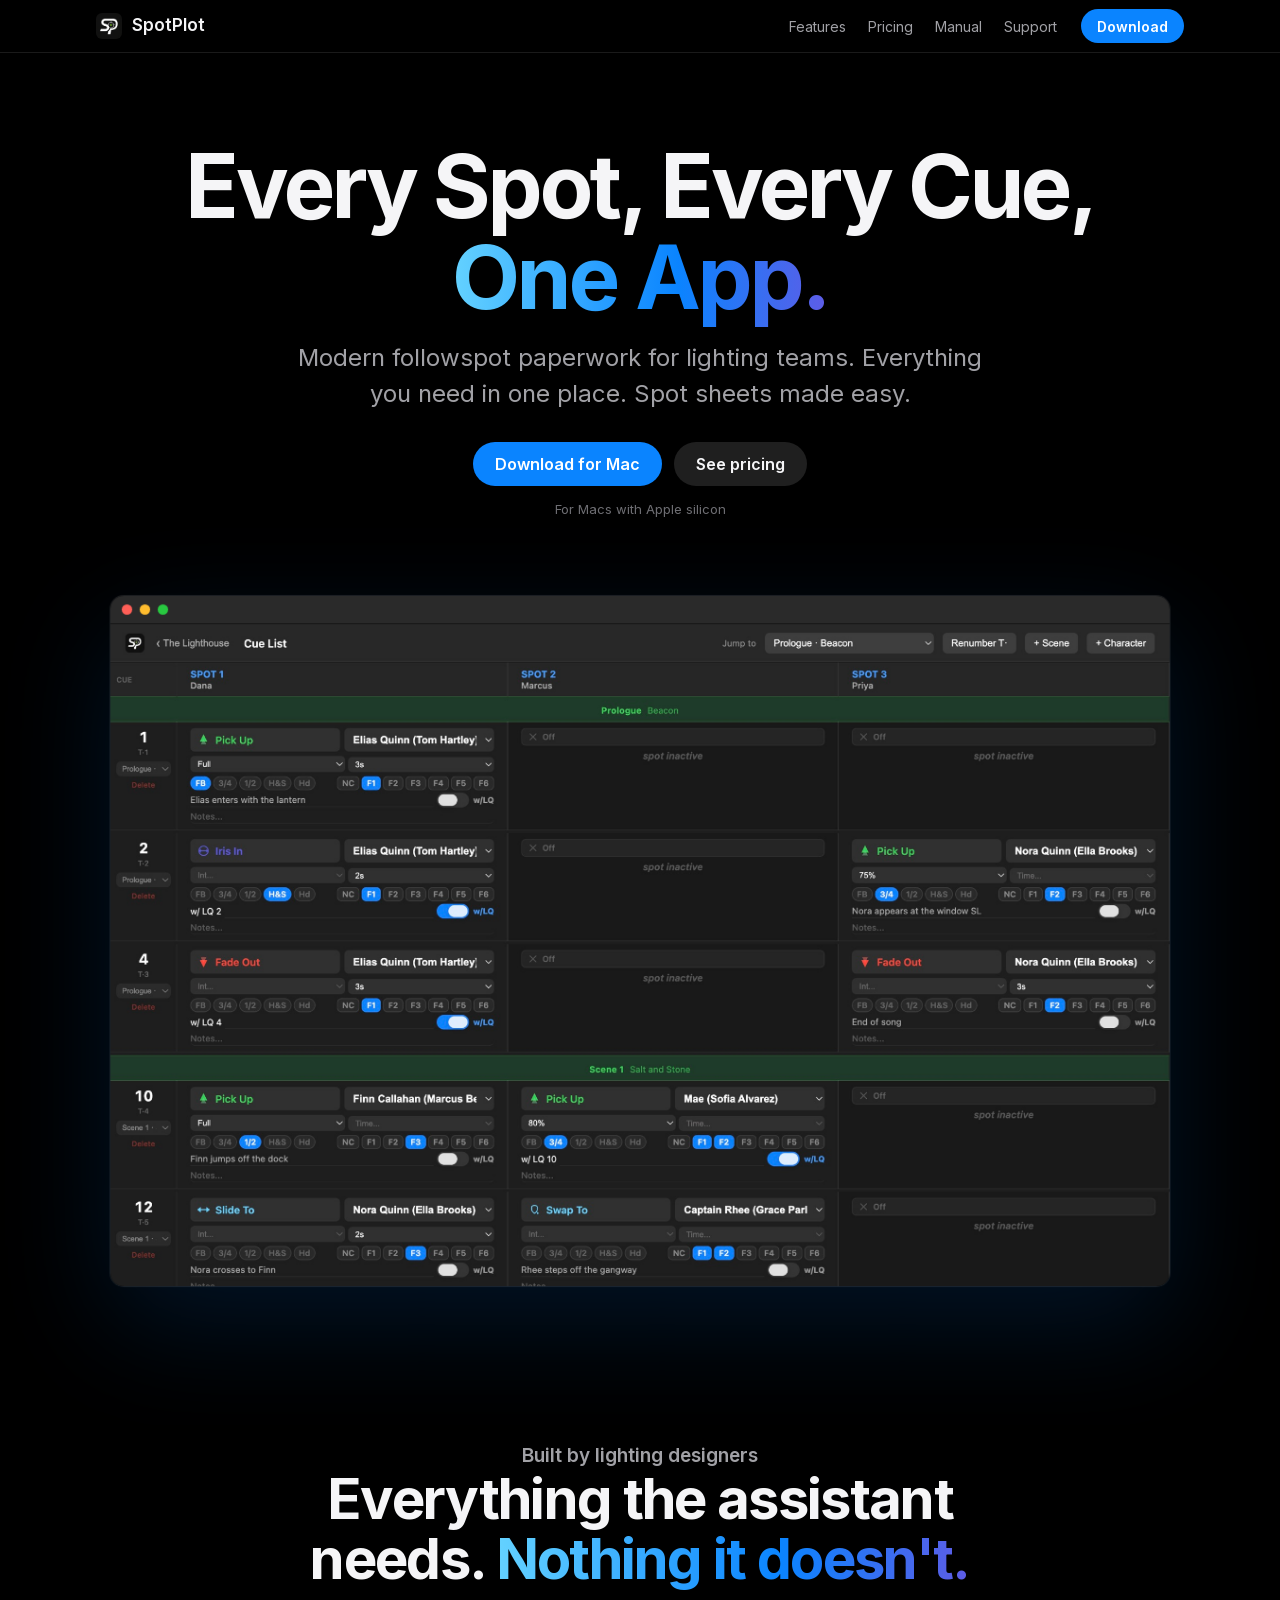
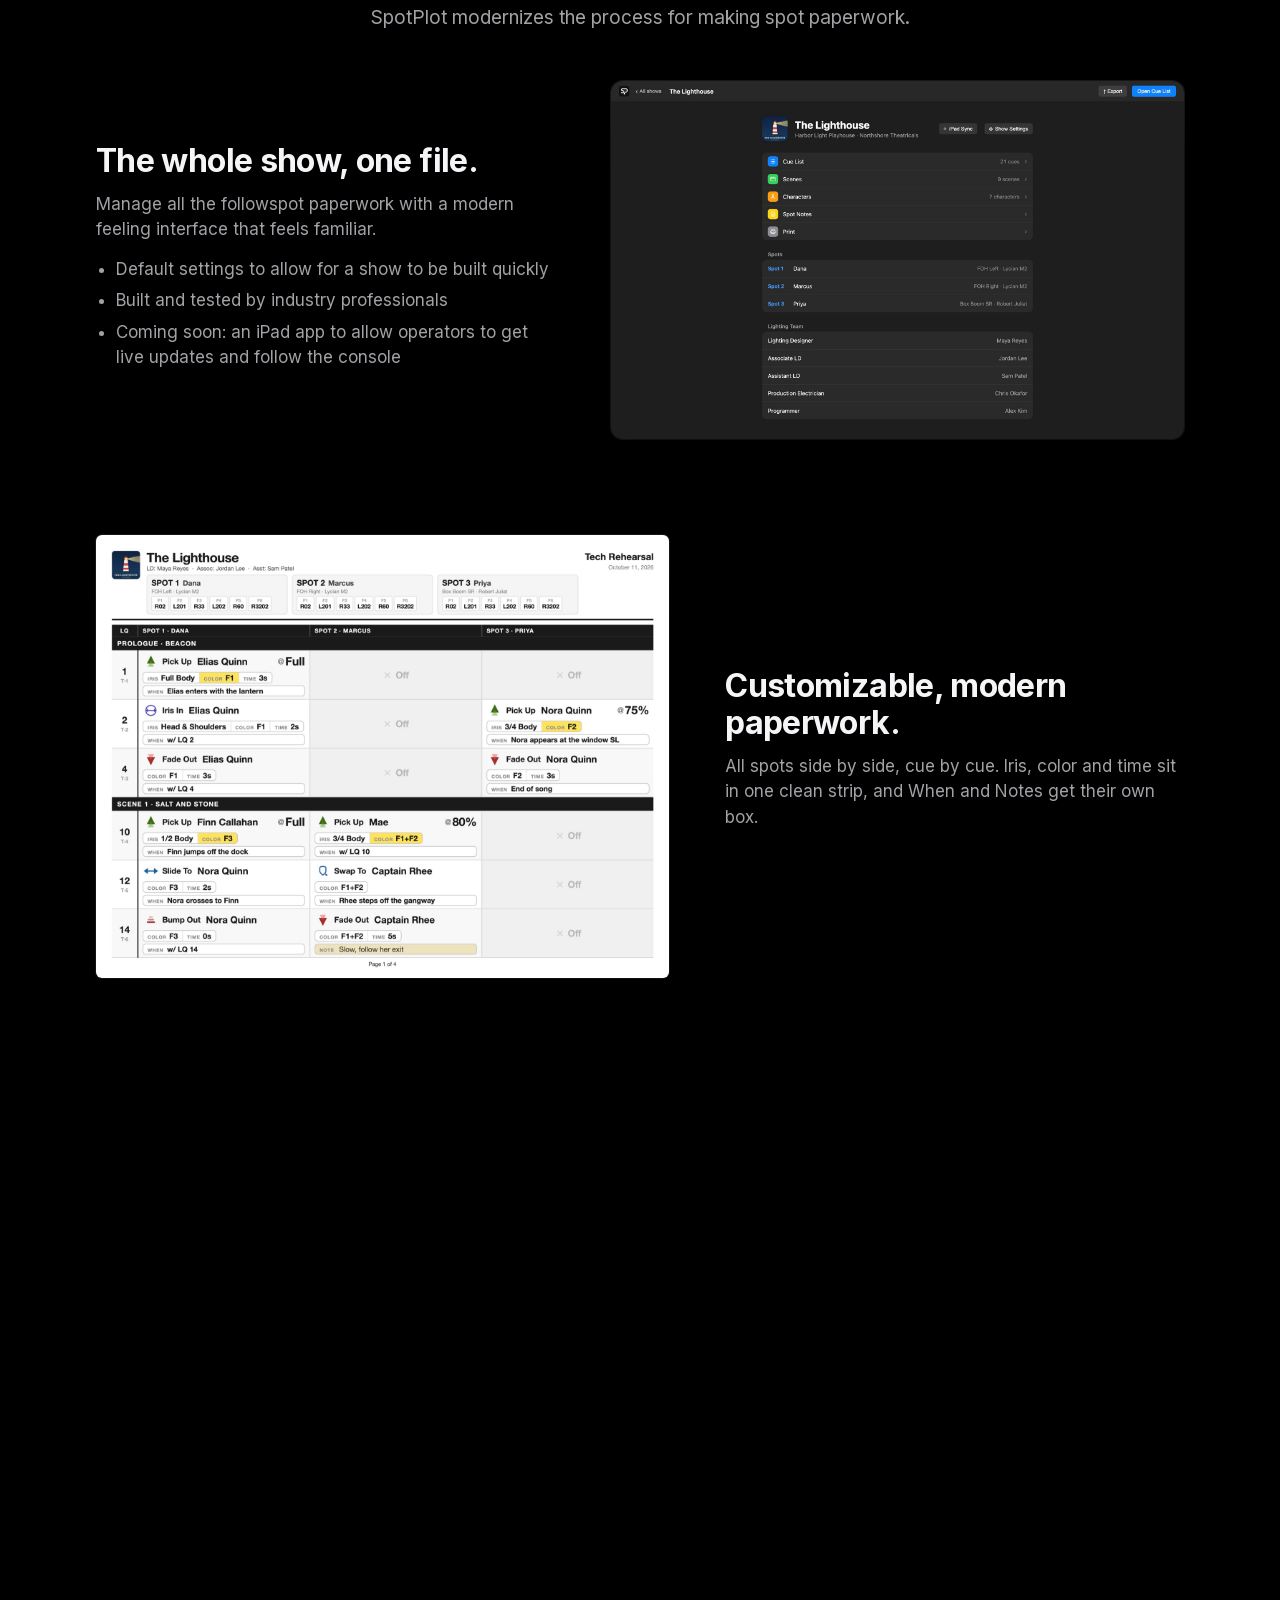
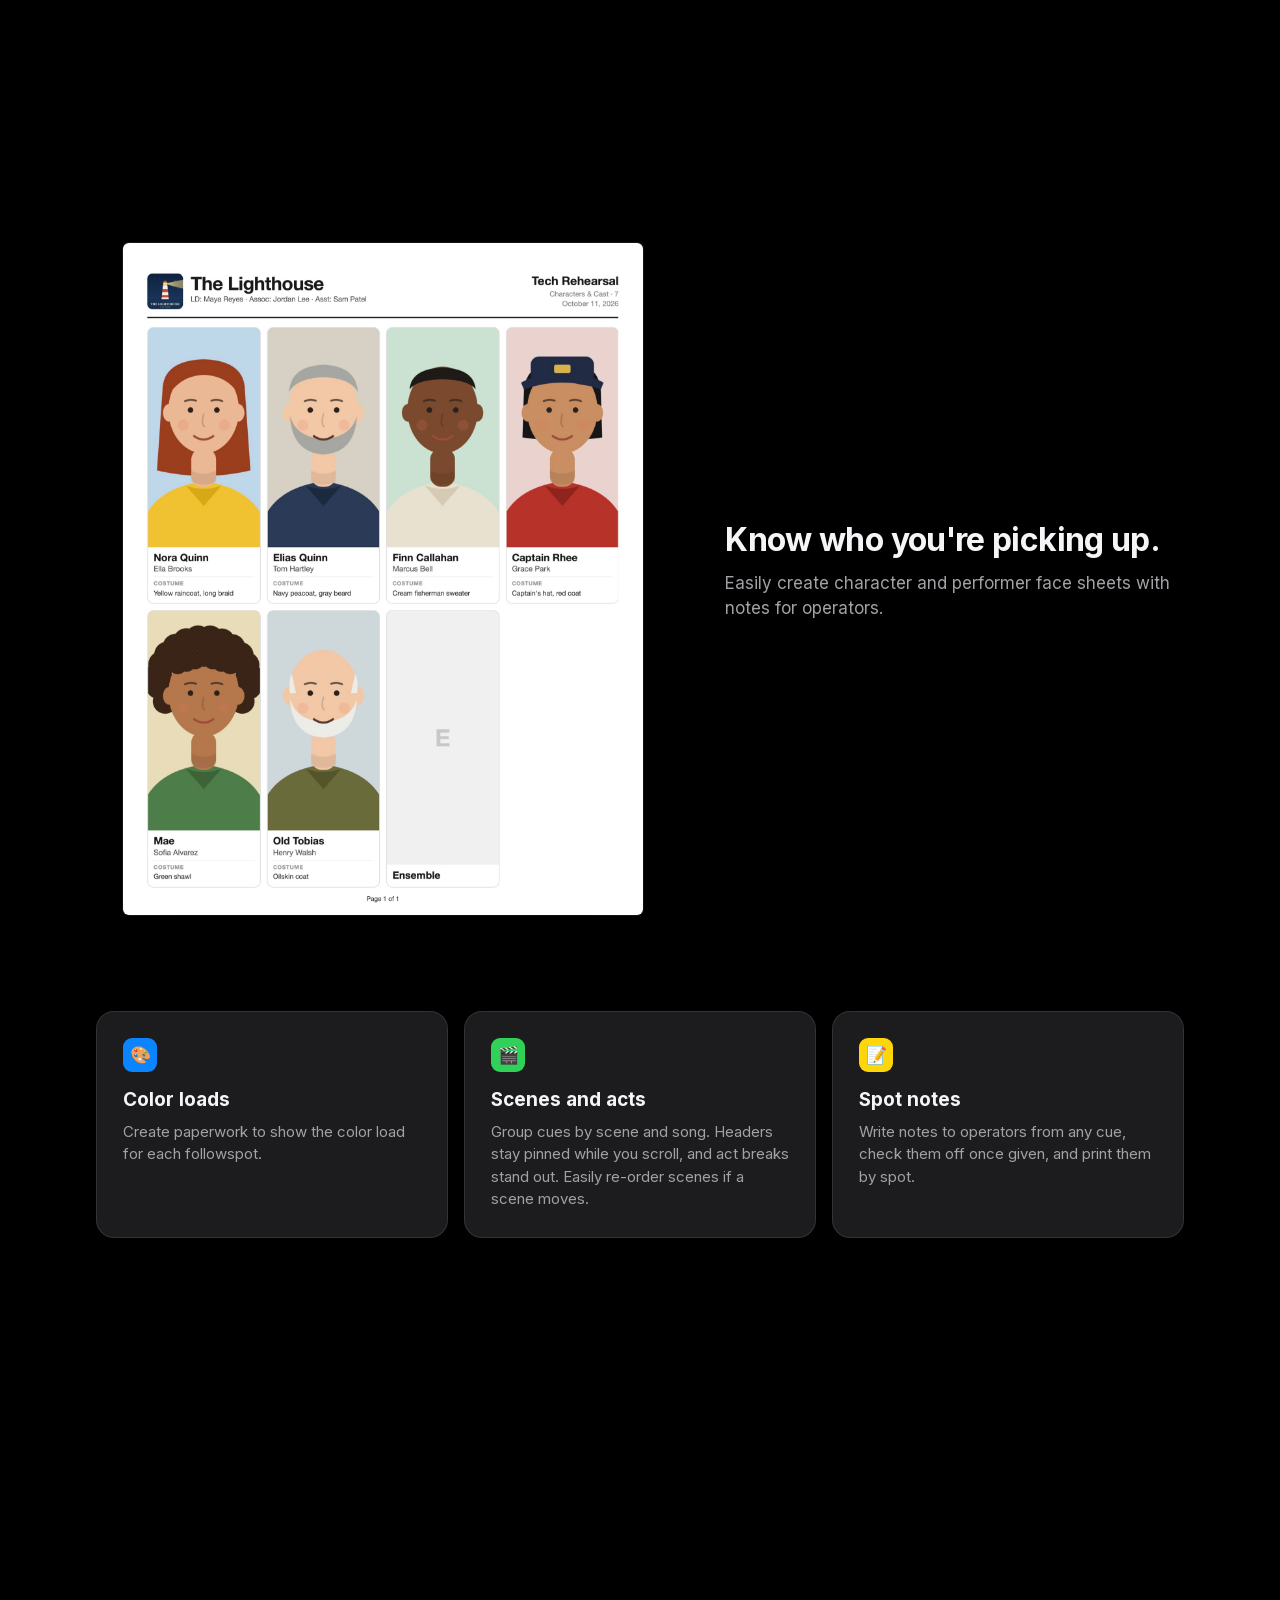
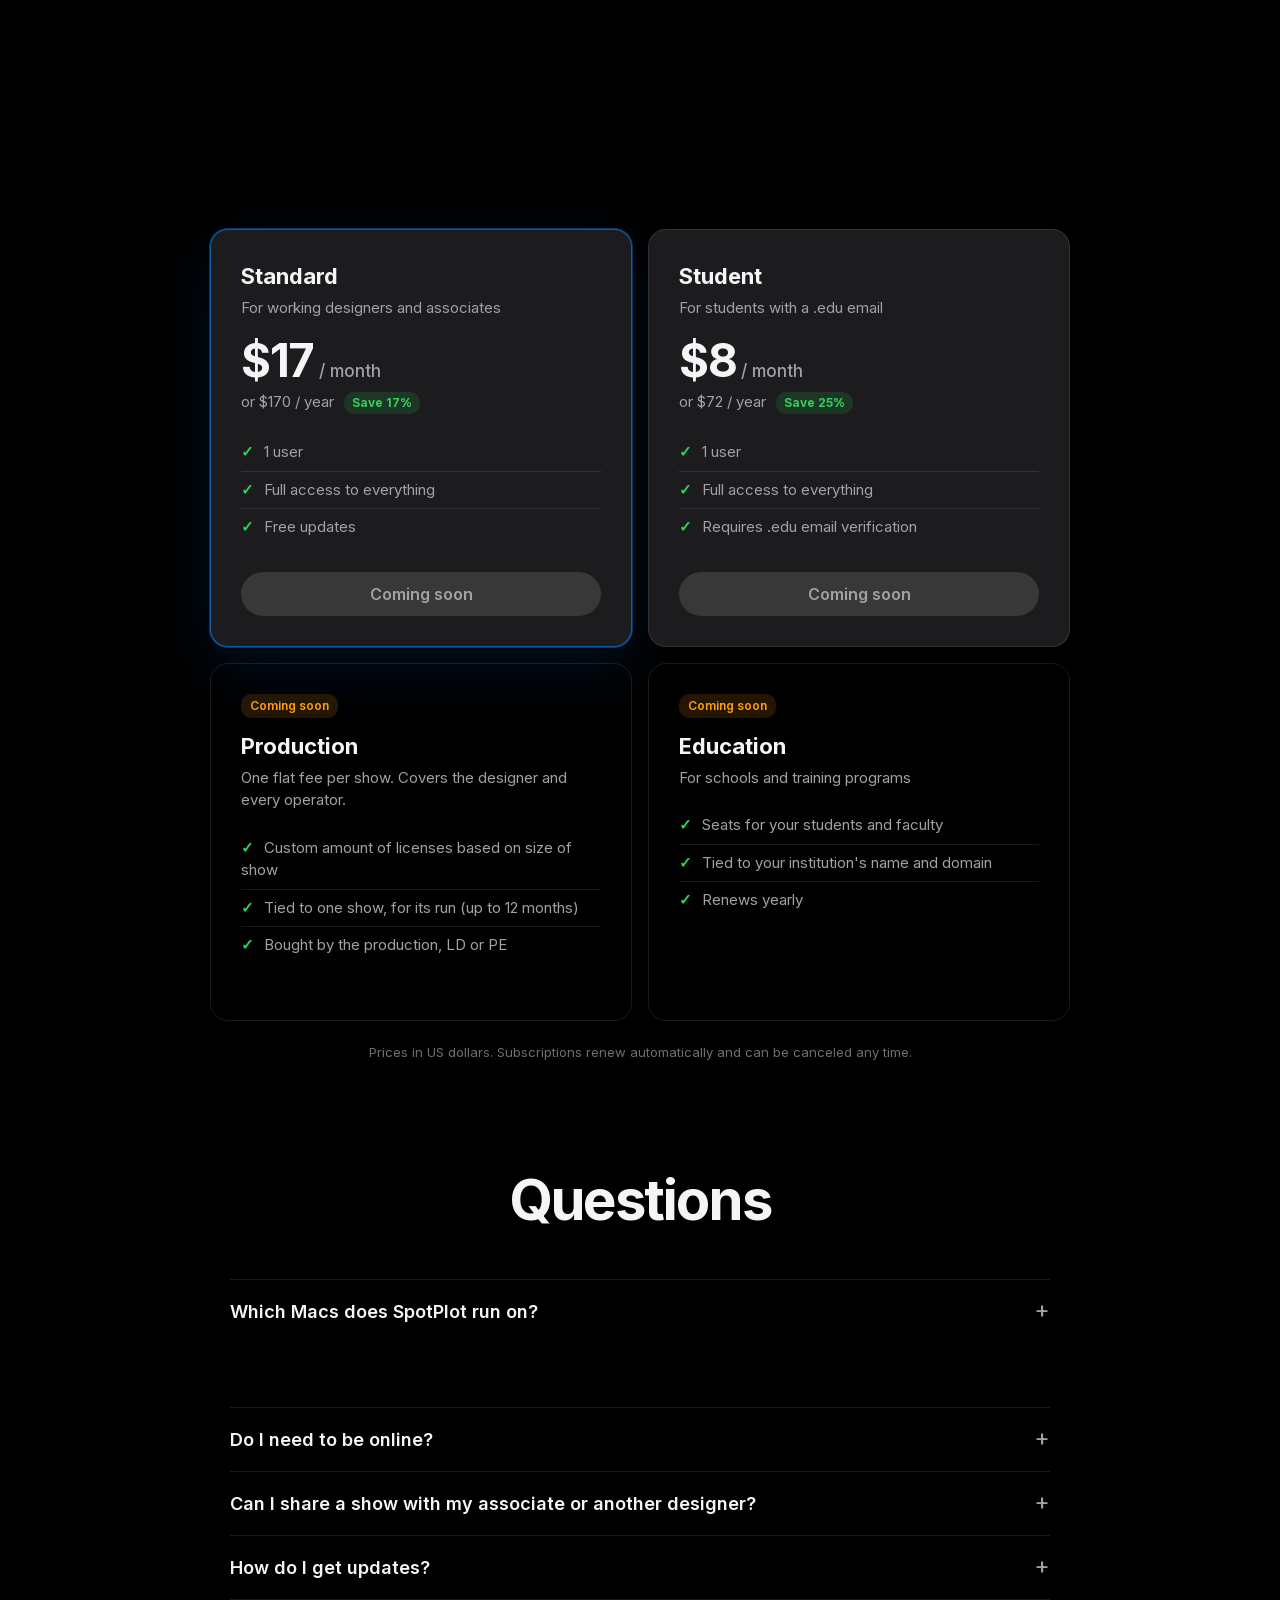
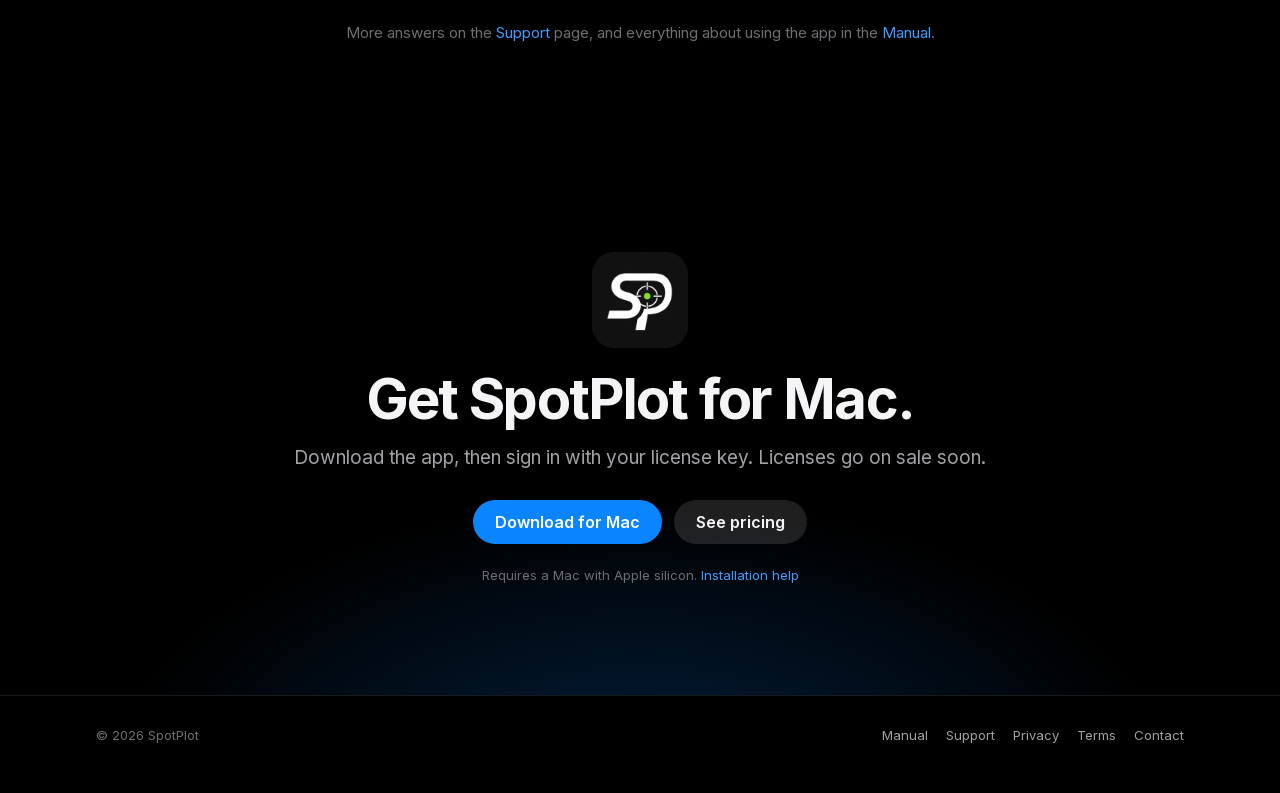
<file: index.html>
<!doctype html>
<html lang="en">
<head>
  <meta charset="utf-8">
  <meta name="viewport" content="width=device-width, initial-scale=1">
  <title>SpotPlot: followspot paperwork for Mac</title>
  <meta name="description" content="Modern followspot paperwork for lighting teams, on Mac. Everything you need in one place. Spot sheets made easy.">
  <meta property="og:title" content="SpotPlot: Every Spot, Every Cue, One App">
  <meta property="og:description" content="Modern followspot paperwork for lighting teams, on Mac. Everything you need in one place. Spot sheets made easy.">
  <meta property="og:image" content="img/cuelist.jpg">
  <link rel="icon" href="img/favicon.png">
  <link rel="stylesheet" href="styles.css">
  <!-- Motion: turned on before the first paint so nothing flashes; turned back off if motion.js never loads -->
  <script>if (!matchMedia('(prefers-reduced-motion: reduce)').matches) { document.documentElement.classList.add('motion'); setTimeout(function () { if (!window.spotplotMotion) document.documentElement.classList.remove('motion'); }, 3000); }</script>
  <script src="motion.js" defer></script>
</head>
<body>
  <header class="nav">
    <div class="wrap">
      <a class="brand" href="index.html"><img src="img/icon-256.png" alt="">SpotPlot</a>
      <nav class="nav-links">
        <a href="#features" class="hide-sm">Features</a>
        <a href="#pricing">Pricing</a>
        <a href="manual.html">Manual</a>
        <a href="support.html">Support</a>
      </nav>
      <a class="btn btn-primary btn-small" href="#download">Download</a>
    </div>
  </header>

  <main>
    <div class="wrap hero">
      <h1>Every Spot, Every Cue,<br><span class="grad">One App.</span></h1>
      <p class="lede">Modern followspot paperwork for lighting teams. Everything you need in one place. Spot sheets made easy.</p>
      <div class="ctas">
        <a class="btn btn-primary" href="#download">Download for Mac</a>
        <a class="btn btn-secondary" href="#pricing">See pricing</a>
      </div>
      <p class="small">For Macs with Apple silicon</p>
      <div class="shot">
        <div class="bar"><i style="background:#FF5F57"></i><i style="background:#FEBC2E"></i><i style="background:#28C840"></i></div>
        <img src="img/cuelist.jpg" alt="SpotPlot's cue list: one row per light cue, with a column for each followspot showing its action, character, iris, color frames and notes." width="2000" height="1250">
      </div>
    </div>

    <section id="features">
      <div class="wrap">
        <div class="section-head">
          <p class="eyebrow">Built by lighting designers</p>
          <h2>Everything the assistant needs. <span class="grad">Nothing it doesn't.</span></h2>
          <p>SpotPlot modernizes the process for making spot paperwork.</p>
        </div>

        <div class="feature">
          <div class="text">
            <h3>The whole show, one file.</h3>
            <p>Manage all the followspot paperwork with a modern feeling interface that feels familiar.</p>
            <ul>
              <li>Default settings to allow for a show to be built quickly</li>
              <li>Built and tested by industry professionals</li>
              <li>Coming soon: an iPad app to allow operators to get live updates and follow the console</li>
            </ul>
          </div>
          <div class="media"><img src="img/dashboard.jpg" alt="A show's dashboard in SpotPlot, listing the cue list, scenes, characters, spot notes and printing, with each spot's operator, position and fixture." loading="lazy" width="2000" height="1250"></div>
        </div>

        <div class="feature flip">
          <div class="text">
            <h3>Customizable, modern paperwork.</h3>
            <p>All spots side by side, cue by cue. Iris, color and time sit in one clean strip, and When and Notes get their own box.</p>
          </div>
          <div class="media paper"><img src="img/caller-p1.jpg" alt="A printed SpotPlot caller sheet with three spots side by side, cue by cue, and color changes highlighted in yellow." loading="lazy" width="1600" height="1237"></div>
        </div>

        <div class="feature">
          <div class="text">
            <h3>A spot sheet for every operator.</h3>
            <p>Each operator gets their own sheet with their gel load across the top and only what they need, cue by cue.</p>
            <ul>
              <li>Hide any attributes the operator doesn't need to see</li>
              <li>A live preview shows exactly what will print before you export</li>
            </ul>
          </div>
          <div class="media paper" style="max-width:520px;margin:0 auto"><img src="img/spot1-p1.jpg" alt="A printed SpotPlot spot sheet for Spot 1, with the gel load across the top and each cue's action, character, iris, color and timing." loading="lazy" width="1600" height="2071"></div>
        </div>

        <div class="feature flip">
          <div class="text">
            <h3>Know who you're picking up.</h3>
            <p>Easily create character and performer face sheets with notes for operators.</p>
          </div>
          <div class="media paper" style="max-width:520px;margin:0 auto"><img src="img/characters-p1.jpg" alt="A printed SpotPlot cast sheet with a photo, performer name and costume note for each character." loading="lazy" width="1600" height="2071"></div>
        </div>
      </div>
    </section>

    <section style="padding-top:0">
      <div class="wrap">
        <div class="grid">
          <div class="card"><div class="dot" style="background:#0A84FF">🎨</div><h4>Color loads</h4><p>Create paperwork to show the color load for each followspot.</p></div>
          <div class="card"><div class="dot" style="background:#30D158">🎬</div><h4>Scenes and acts</h4><p>Group cues by scene and song. Headers stay pinned while you scroll, and act breaks stand out. Easily re-order scenes if a scene moves.</p></div>
          <div class="card"><div class="dot" style="background:#FFD60A">📝</div><h4>Spot notes</h4><p>Write notes to operators from any cue, check them off once given, and print them by spot.</p></div>
          <div class="card"><div class="dot" style="background:#FF9F0A">↗</div><h4>Share the show</h4><p>Export a whole show as one .spotplot file that can be saved and passed on to future productions or assistants.</p></div>
          <div class="card"><div class="dot" style="background:#5E5CE6">⚙︎</div><h4>Make it yours</h4><p>Custom actions with your own icons, custom iris sizes, spot order, and which cue details show on screen and on paper.</p></div>
          <div class="card"><div class="dot" style="background:#8E8E93">⌘</div><h4>Made for Mac</h4><p>A native-feeling Mac app with keyboard shortcuts, undo, and automatic updates.</p></div>
        </div>
      </div>
    </section>

    <section id="pricing">
      <div class="wrap">
        <div class="section-head">
          <p class="eyebrow">Pricing</p>
          <h2>Simple plans. <span class="grad">Full access.</span></h2>
          <p>Every plan includes every feature.</p>
        </div>
        <div class="plans">
          <div class="plan featured">
            <h3>Standard</h3>
            <p class="who">For working designers and associates</p>
            <div class="price">$17<small> / month</small></div>
            <p class="price-alt">or $170 / year <span class="save">Save 17%</span></p>
            <ul>
              <li>1 user</li>
              <li>Full access to everything</li>
              <li>Free updates</li>
            </ul>
            <!-- TODO at launch: replace with a link to the Stripe checkout (monthly / yearly) -->
            <span class="btn btn-secondary btn-soon" data-plan="standard">Coming soon</span>
          </div>
          <div class="plan">
            <h3>Student</h3>
            <p class="who">For students with a .edu email</p>
            <div class="price">$8<small> / month</small></div>
            <p class="price-alt">or $72 / year <span class="save">Save 25%</span></p>
            <ul>
              <li>1 user</li>
              <li>Full access to everything</li>
              <li>Requires .edu email verification</li>
            </ul>
            <!-- TODO at launch: replace with a link to the Stripe checkout (monthly / yearly) -->
            <span class="btn btn-secondary btn-soon" data-plan="student">Coming soon</span>
          </div>
        </div>
        <div class="soon">
          <div class="plan">
            <span class="tag">Coming soon</span>
            <h3>Production</h3>
            <p class="who">One flat fee per show. Covers the designer and every operator.</p>
            <ul>
              <li>Custom amount of licenses based on size of show</li>
              <li>Tied to one show, for its run (up to 12 months)</li>
              <li>Bought by the production, LD or PE</li>
            </ul>
          </div>
          <div class="plan">
            <span class="tag">Coming soon</span>
            <h3>Education</h3>
            <p class="who">For schools and training programs</p>
            <ul>
              <li>Seats for your students and faculty</li>
              <li>Tied to your institution's name and domain</li>
              <li>Renews yearly</li>
            </ul>
          </div>
        </div>
        <p class="fine">Prices in US dollars. Subscriptions renew automatically and can be canceled any time.</p>
      </div>
    </section>

    <section id="faq" style="padding-top:0">
      <div class="wrap">
        <div class="section-head"><h2>Questions</h2></div>
        <div class="faq">
          <details><summary>Which Macs does SpotPlot run on?</summary><p>Macs with Apple silicon (M1 or newer). SpotPlot isn't available for Windows or iPad yet; an iPad companion app for operators is in the works.</p></details>
          <details><summary>My followspot paperwork is in FileMaker. Can I bring my shows?</summary><p>Yes. SpotPlot imports followspot shows straight from the FileMaker file, no FileMaker needed: spots, gels, characters, scenes and every cue. See <a href="manual.html#filemaker">Import from FileMaker</a>.</p></details>
          <details><summary>Do I need to be online?</summary><p>Only to activate your license. After that SpotPlot works without Wi-Fi, and your shows are saved on your Mac.</p></details>
          <details><summary>Can I share a show with my associate or another designer?</summary><p>Yes. Export the show from its dashboard (or press <kbd>⌘E</kbd>) and send the .spotplot file. Everything comes along: cues, notes, highlights, photos and the logo. They double-click it to open it in SpotPlot.</p></details>
          <details><summary>How do I get updates?</summary><p>SpotPlot updates itself. You can also choose SpotPlot → Check for Updates at any time. Requires an internet connection and for the app to be open.</p></details>
        </div>
        <p class="fine" style="font-size:15px">More answers on the <a href="support.html">Support</a> page, and everything about using the app in the <a href="manual.html">Manual</a>.</p>
      </div>
    </section>

    <section id="download" class="band">
      <div class="wrap">
        <img class="icon" src="img/icon-256.png" alt="SpotPlot app icon">
        <h2>Get SpotPlot for Mac.</h2>
        <p style="color:var(--text-2);font-size:19px;margin:0 0 28px">Download the app, then sign in with your license key. Licenses go on sale soon.</p>
        <div class="ctas" style="display:flex;gap:12px;justify-content:center;flex-wrap:wrap">
          <a class="btn btn-primary" href="https://github.com/wheeler-moon/Followspot/releases/latest/download/SpotPlot.dmg">Download for Mac</a>
          <a class="btn btn-secondary" href="#pricing">See pricing</a>
        </div>
        <p class="fine">Requires a Mac with Apple silicon. <a href="manual.html#install">Installation help</a></p>
      </div>
    </section>
  </main>

  <footer>
    <div class="wrap">
      <span>© 2026 SpotPlot</span>
      <nav>
        <a href="manual.html">Manual</a>
        <a href="support.html">Support</a>
        <a href="privacy.html">Privacy</a>
        <a href="terms.html">Terms</a>
        <a href="mailto:wheeler@wheelermoon.com">Contact</a>
      </nav>
    </div>
  </footer>
</body>
</html>
</file>
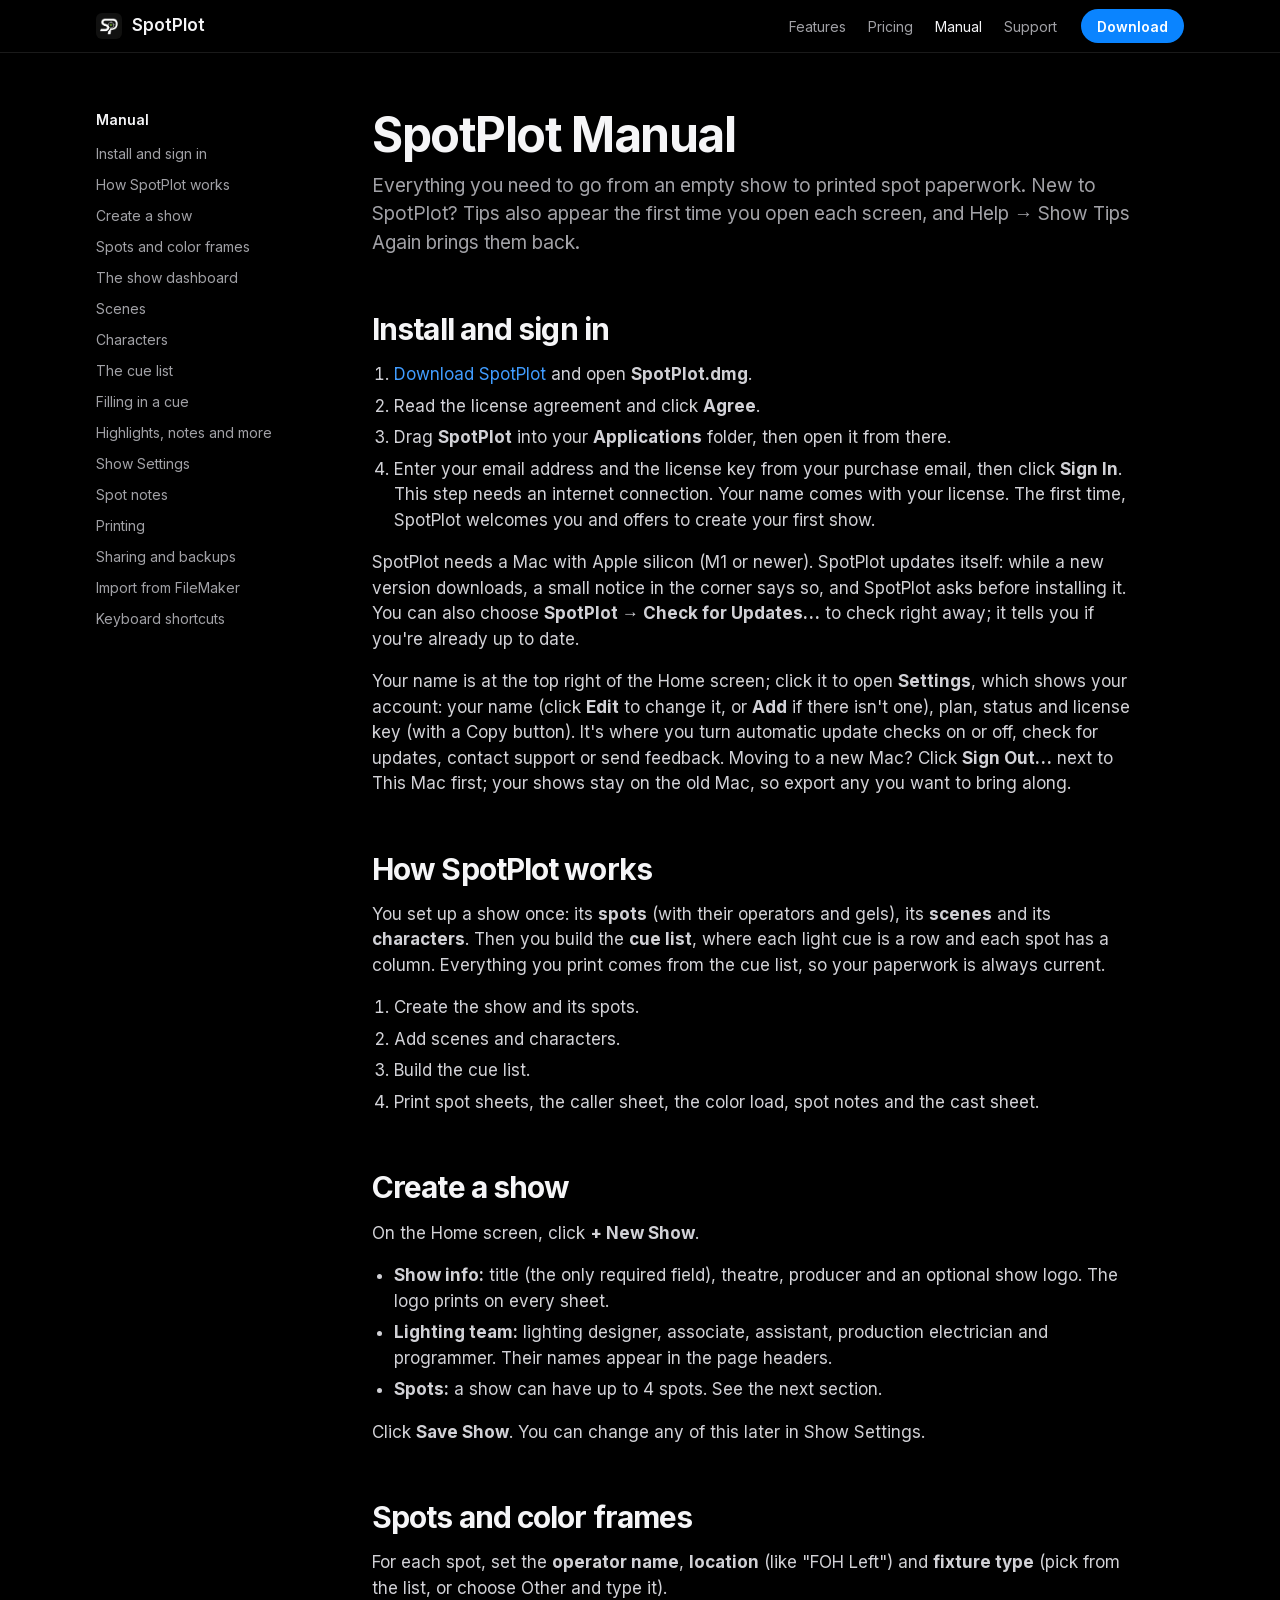
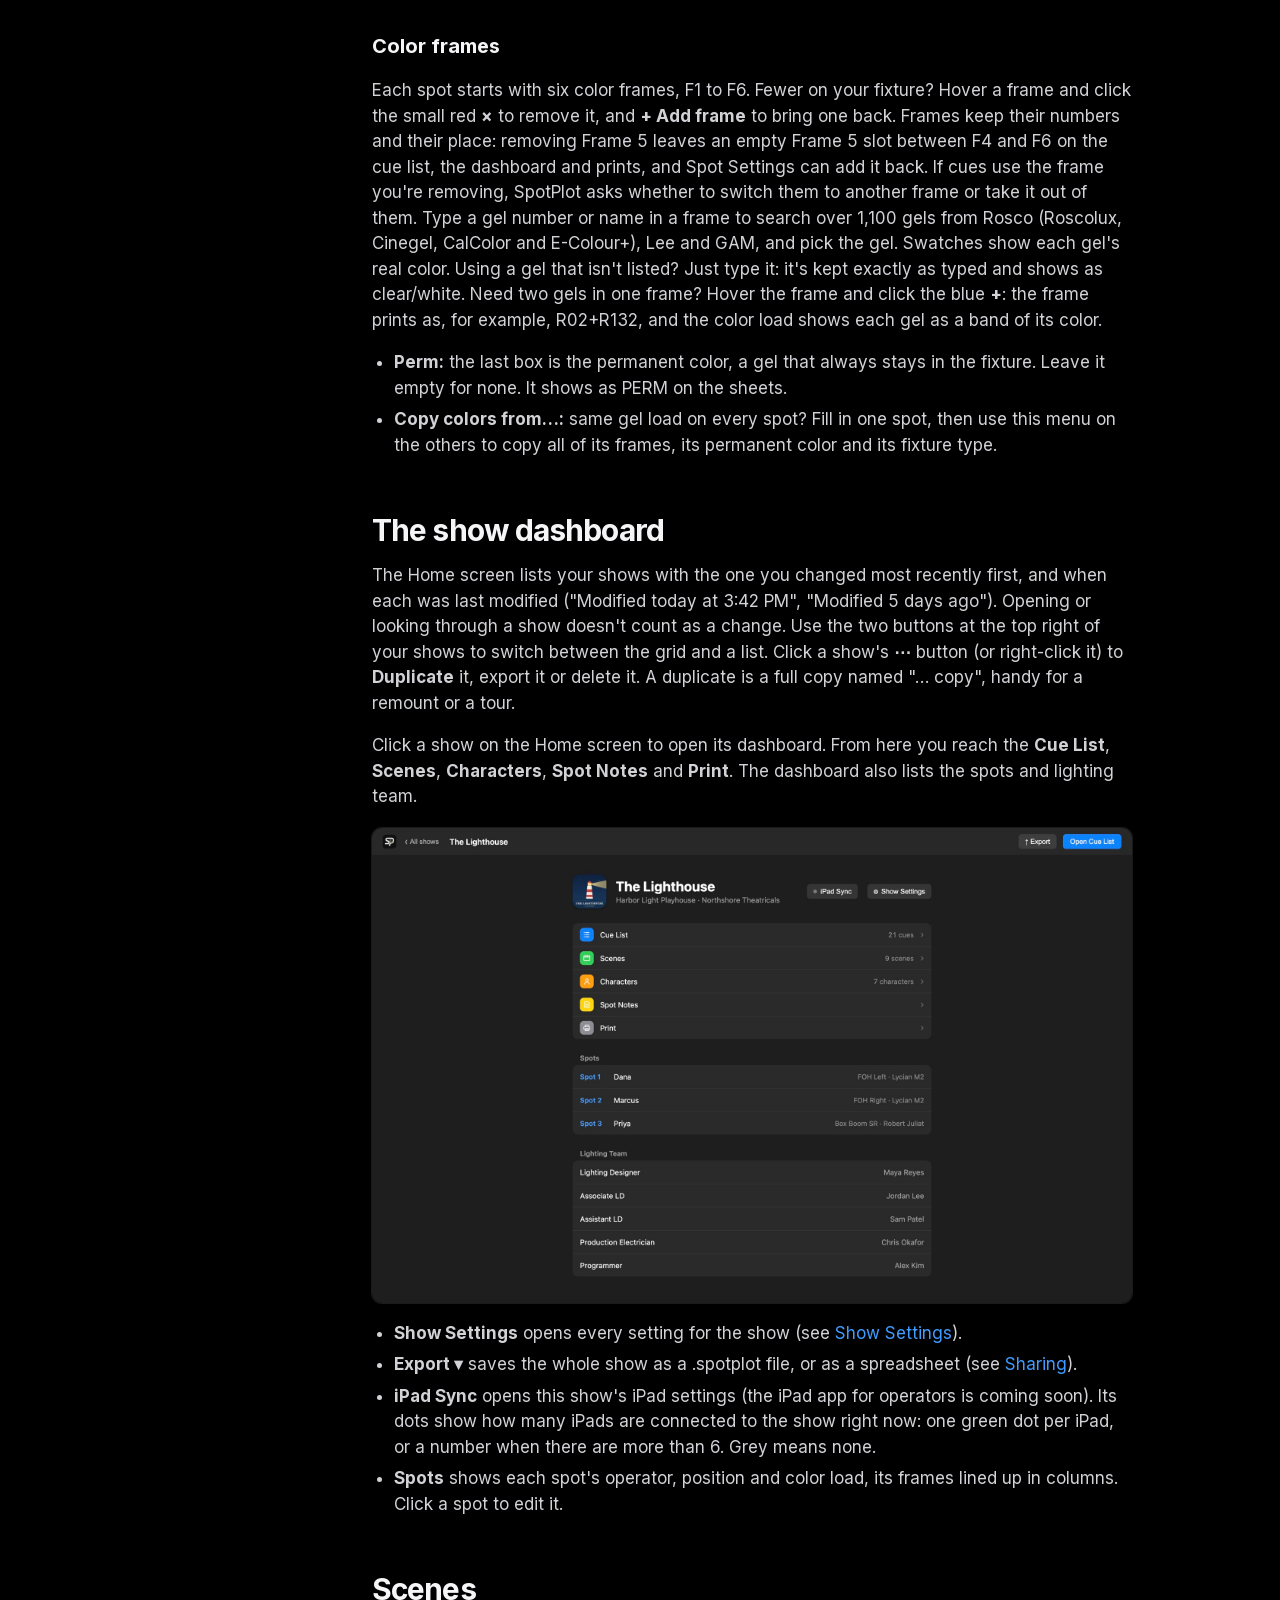
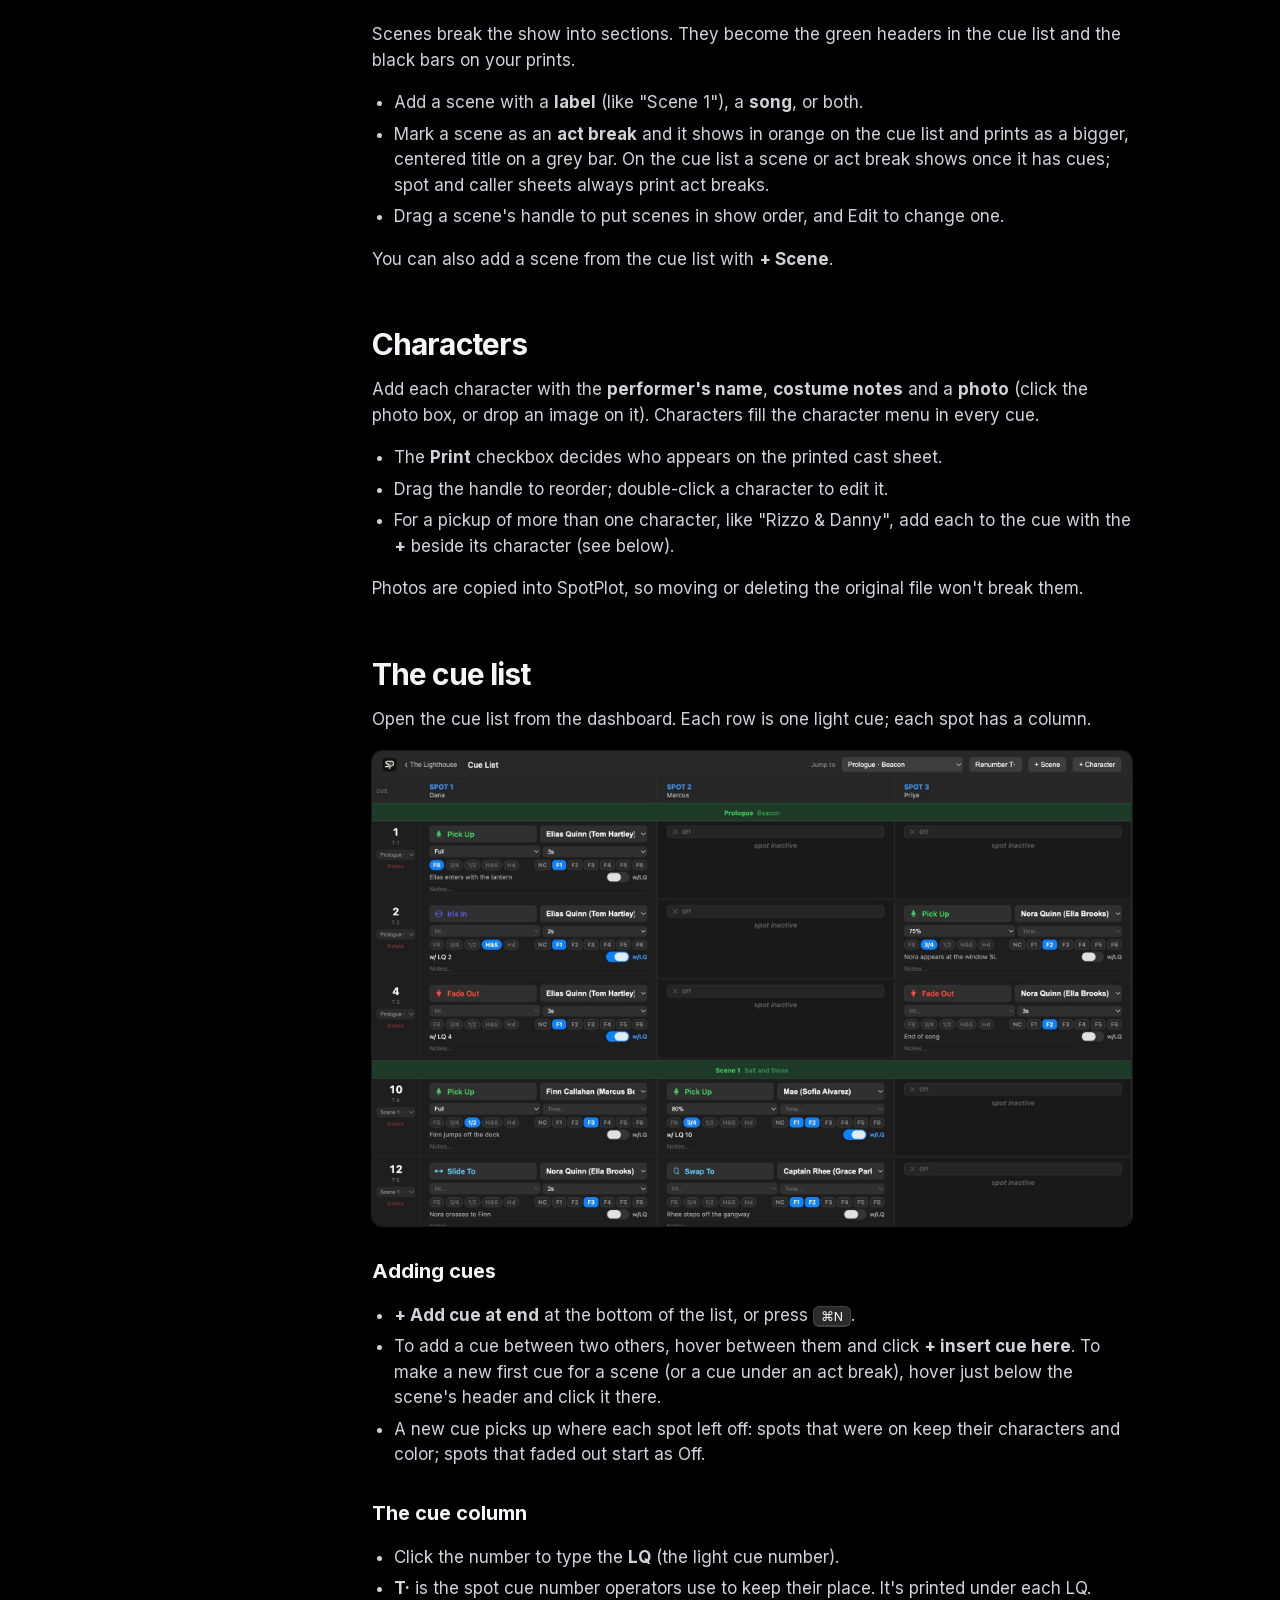
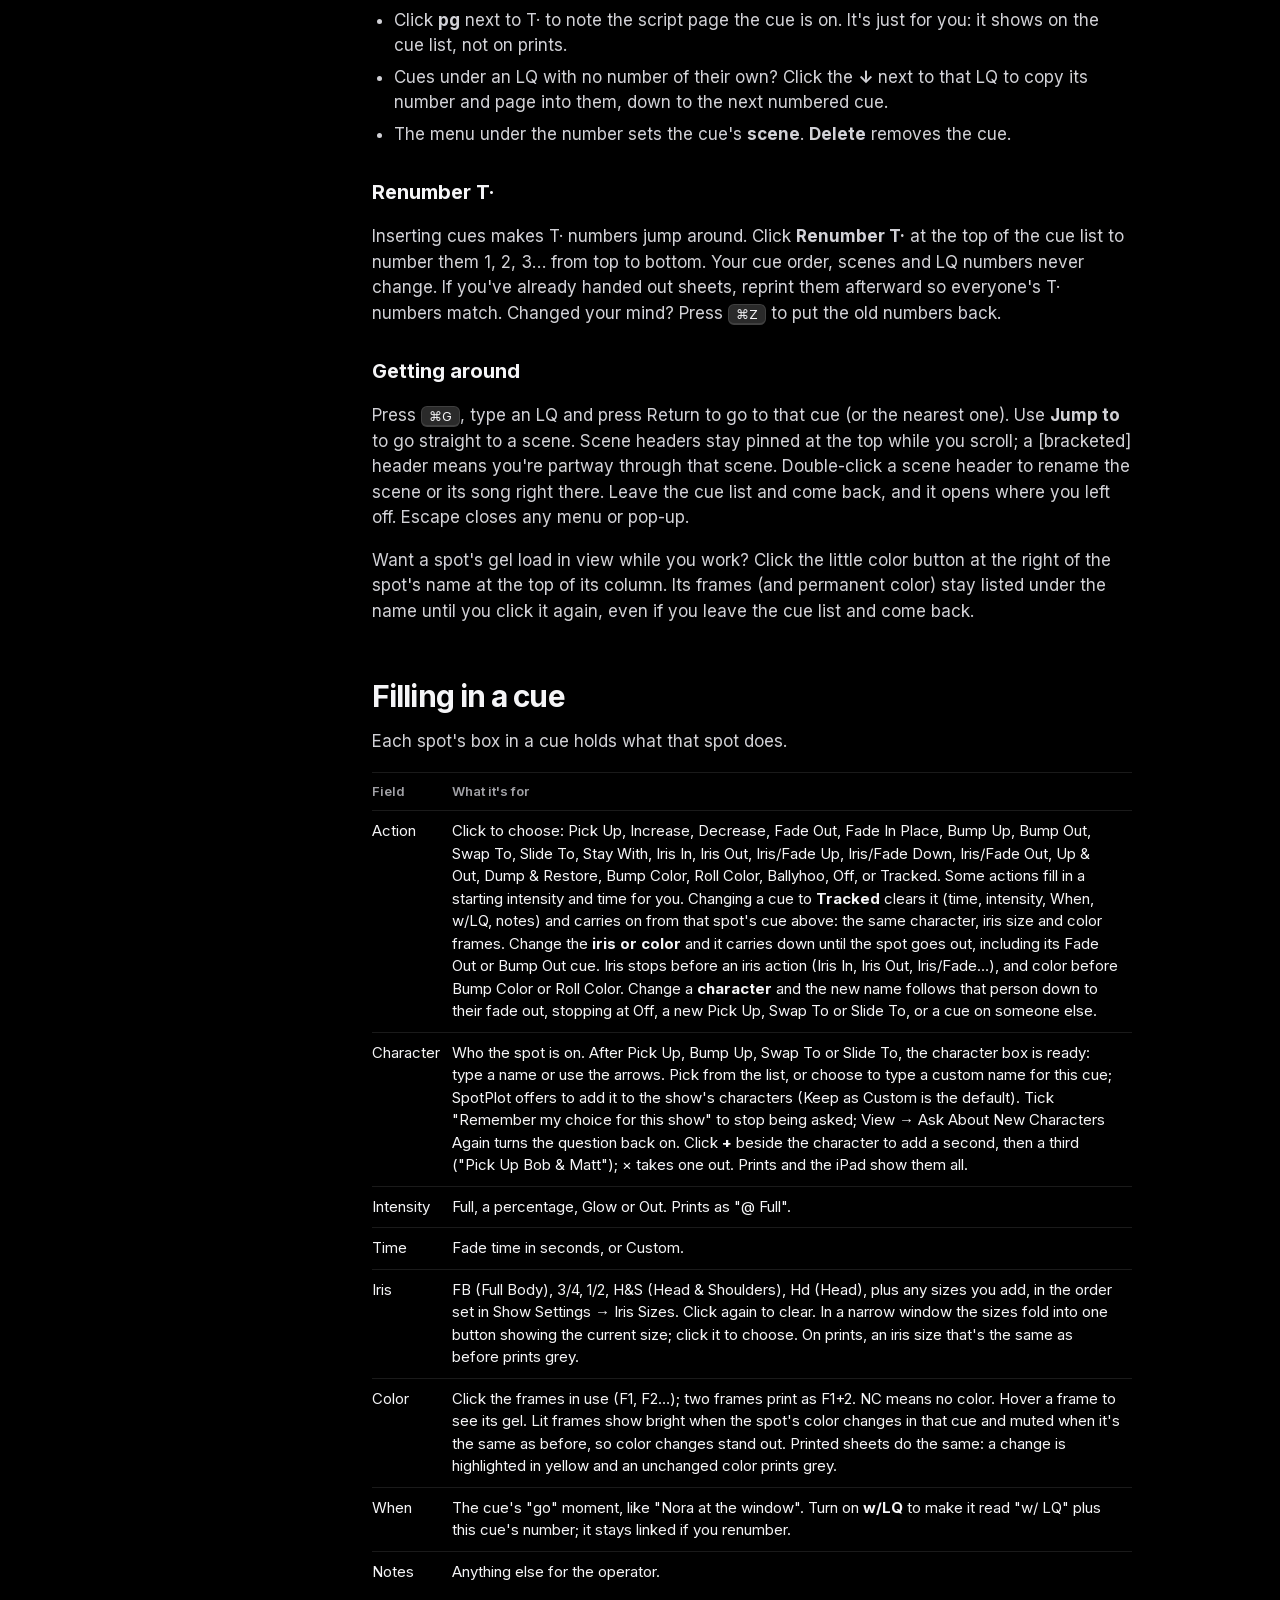
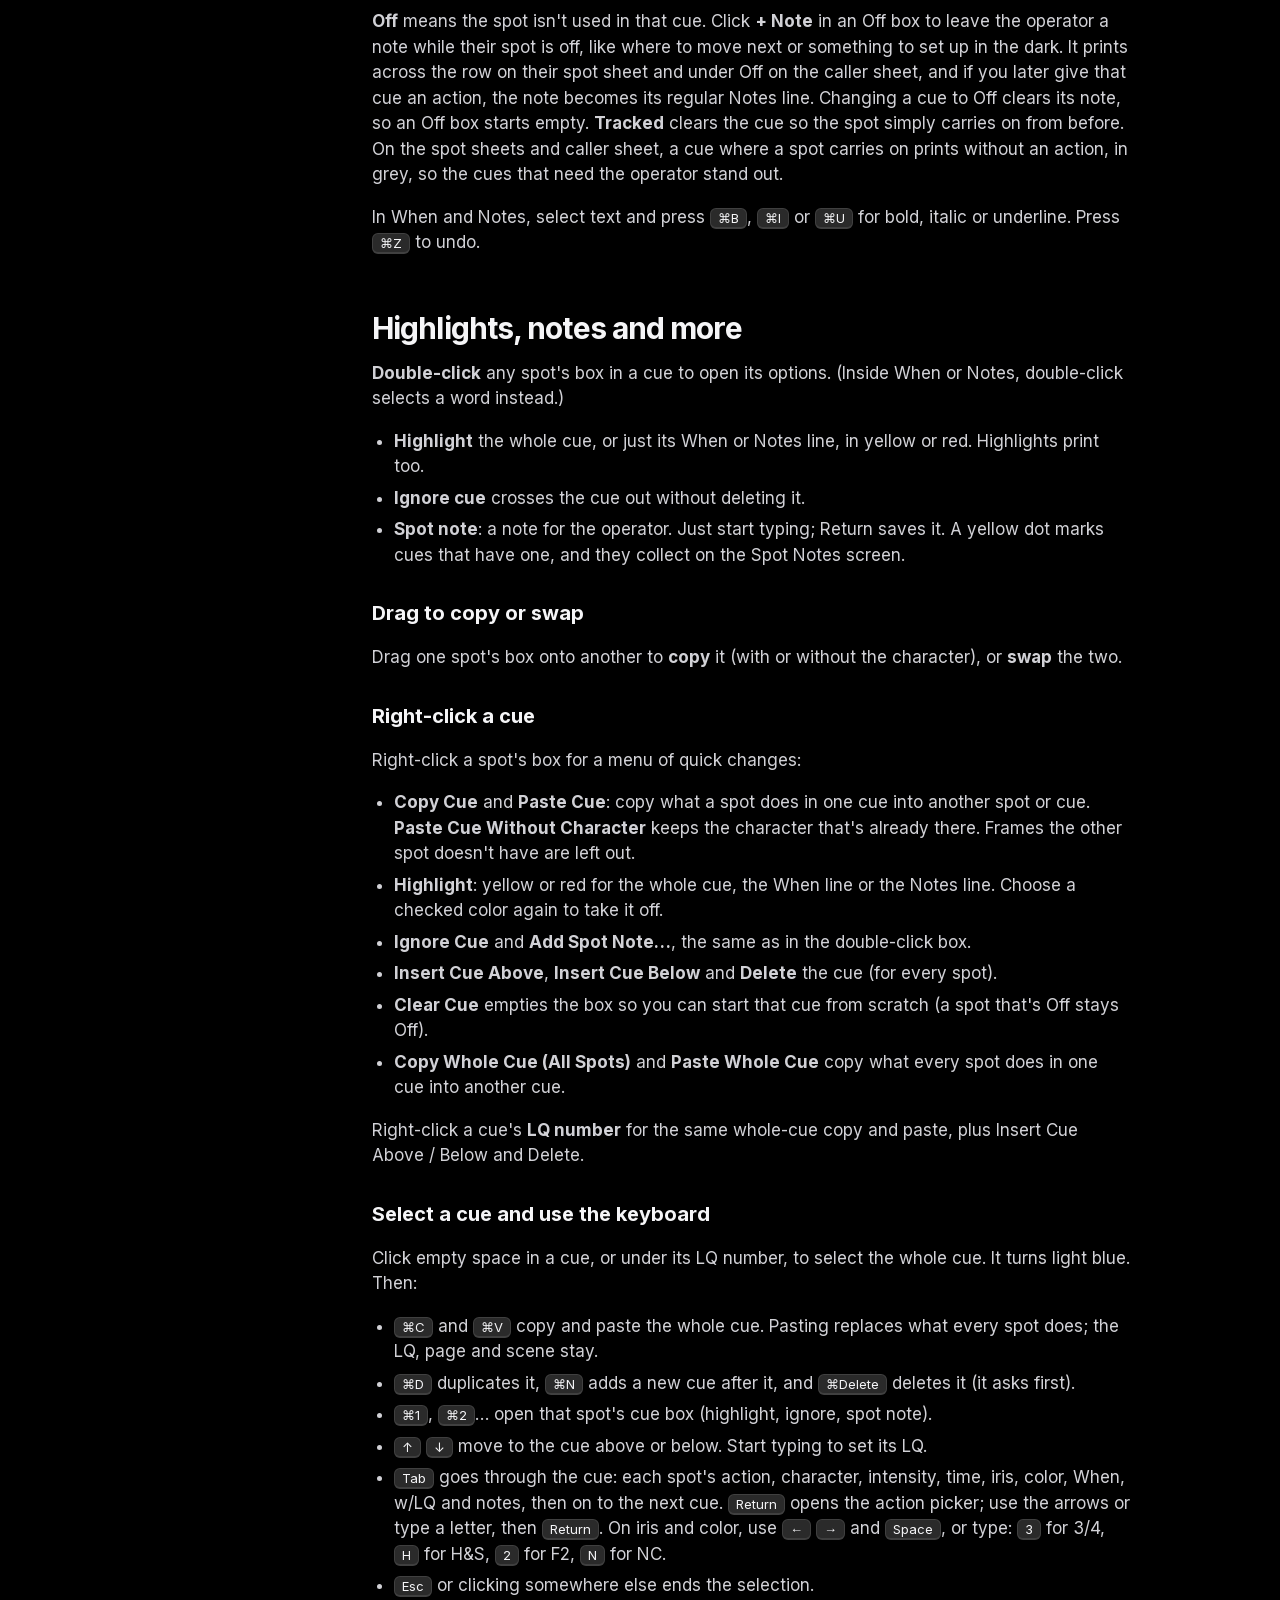
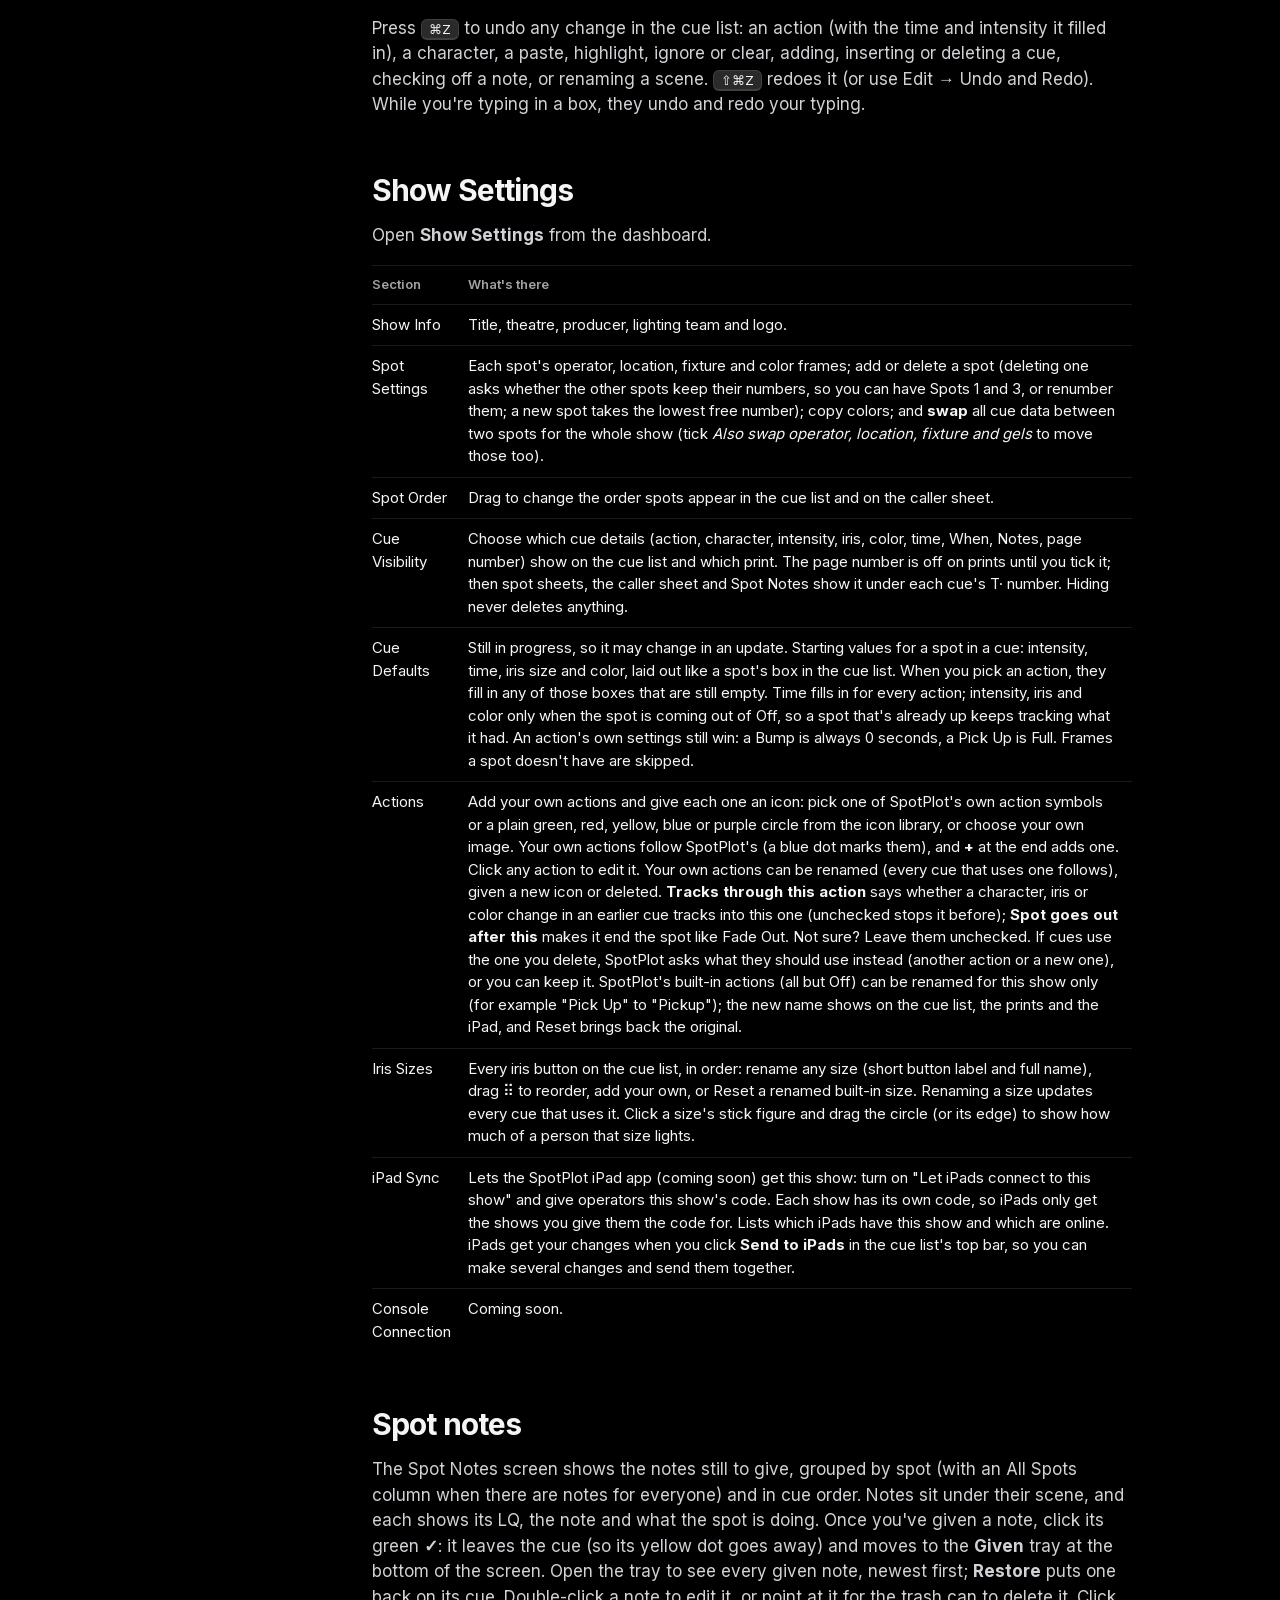
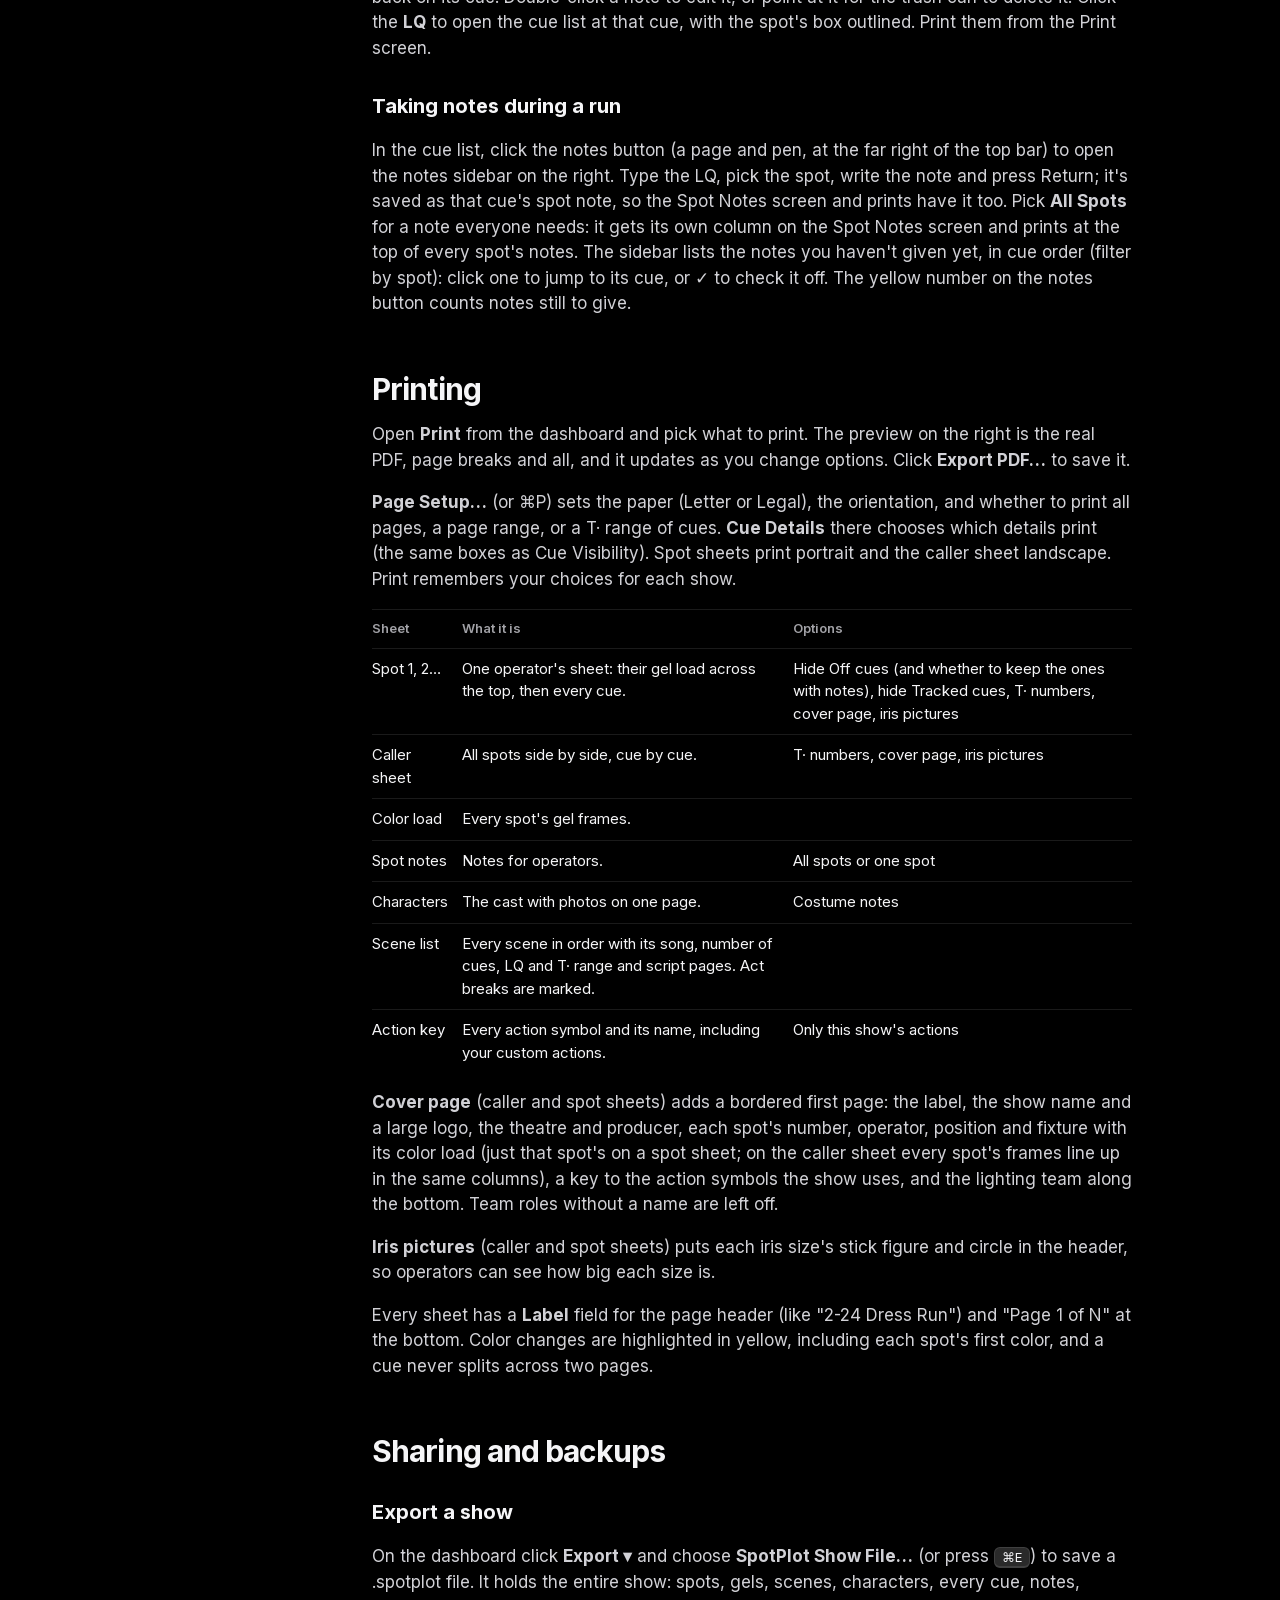
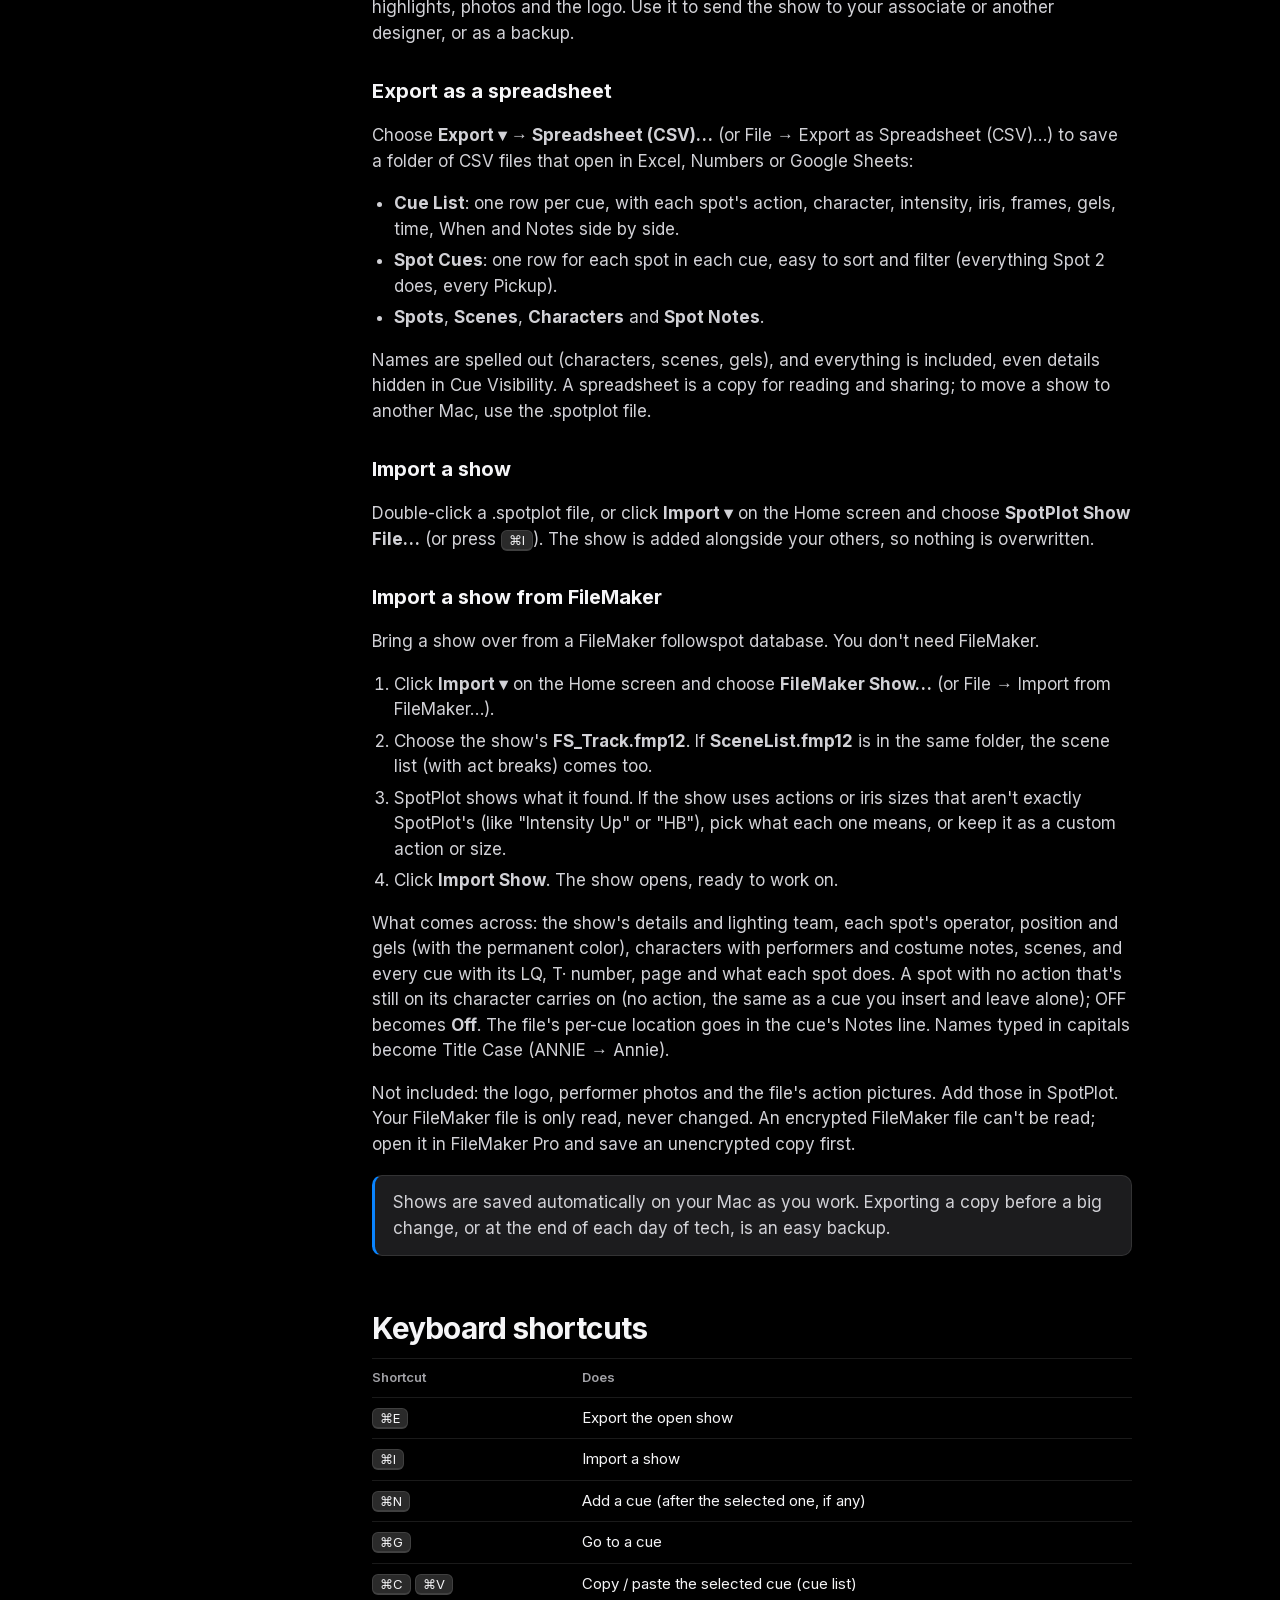
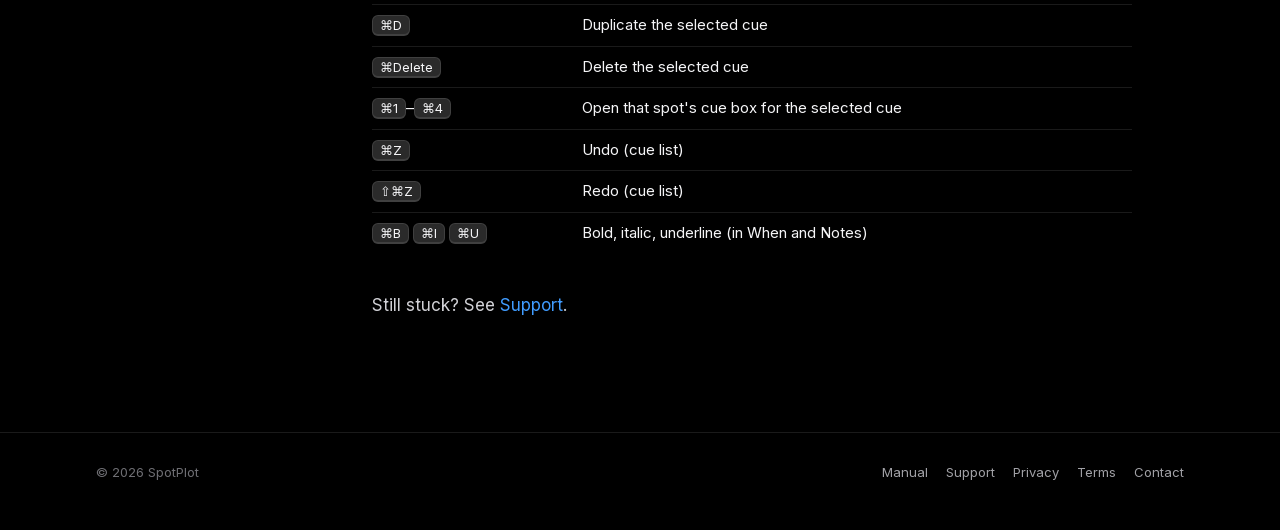
<file: manual.html>
<!doctype html>
<html lang="en">
<head>
  <meta charset="utf-8">
  <meta name="viewport" content="width=device-width, initial-scale=1">
  <title>SpotPlot Manual</title>
  <meta name="description" content="How to use SpotPlot: shows, spots and color frames, scenes, characters, the cue list, printing and sharing.">
  <link rel="icon" href="img/favicon.png">
  <link rel="stylesheet" href="styles.css">
</head>
<body>
  <header class="nav">
    <div class="wrap">
      <a class="brand" href="index.html"><img src="img/icon-256.png" alt="">SpotPlot</a>
      <nav class="nav-links">
        <a href="index.html#features" class="hide-sm">Features</a>
        <a href="index.html#pricing">Pricing</a>
        <a href="manual.html" aria-current="page">Manual</a>
        <a href="support.html">Support</a>
      </nav>
      <a class="btn btn-primary btn-small" href="index.html#download">Download</a>
    </div>
  </header>

  <div class="wrap docs">
    <aside class="toc">
      <p>Manual</p>
      <a href="#install">Install and sign in</a>
      <a href="#overview">How SpotPlot works</a>
      <a href="#new-show">Create a show</a>
      <a href="#spots">Spots and color frames</a>
      <a href="#dashboard">The show dashboard</a>
      <a href="#scenes">Scenes</a>
      <a href="#characters">Characters</a>
      <a href="#cue-list">The cue list</a>
      <a href="#cells">Filling in a cue</a>
      <a href="#more">Highlights, notes and more</a>
      <a href="#settings">Show Settings</a>
      <a href="#spot-notes">Spot notes</a>
      <a href="#print">Printing</a>
      <a href="#share">Sharing and backups</a>
      <a href="#filemaker">Import from FileMaker</a>
      <a href="#shortcuts">Keyboard shortcuts</a>
    </aside>

    <article class="doc">
      <h1>SpotPlot Manual</h1>
      <p class="intro">Everything you need to go from an empty show to printed spot paperwork. New to SpotPlot? Tips also appear the first time you open each screen, and Help → Show Tips Again brings them back.</p>

      <h2 id="install">Install and sign in</h2>
      <ol>
        <li><a href="index.html#download">Download SpotPlot</a> and open <strong>SpotPlot.dmg</strong>.</li>
        <li>Read the license agreement and click <strong>Agree</strong>.</li>
        <li>Drag <strong>SpotPlot</strong> into your <strong>Applications</strong> folder, then open it from there.</li>
        <li>Enter your email address and the license key from your purchase email, then click <strong>Sign In</strong>. This step needs an internet connection. Your name comes with your license. The first time, SpotPlot welcomes you and offers to create your first show.</li>
      </ol>
      <p>SpotPlot needs a Mac with Apple silicon (M1 or newer). SpotPlot updates itself: while a new version downloads, a small notice in the corner says so, and SpotPlot asks before installing it. You can also choose <strong>SpotPlot → Check for Updates…</strong> to check right away; it tells you if you're already up to date.</p>
      <p>Your name is at the top right of the Home screen; click it to open <strong>Settings</strong>, which shows your account: your name (click <strong>Edit</strong> to change it, or <strong>Add</strong> if there isn't one), plan, status and license key (with a Copy button). It's where you turn automatic update checks on or off, check for updates, contact support or send feedback. Moving to a new Mac? Click <strong>Sign Out…</strong> next to This Mac first; your shows stay on the old Mac, so export any you want to bring along.</p>

      <h2 id="overview">How SpotPlot works</h2>
      <p>You set up a show once: its <strong>spots</strong> (with their operators and gels), its <strong>scenes</strong> and its <strong>characters</strong>. Then you build the <strong>cue list</strong>, where each light cue is a row and each spot has a column. Everything you print comes from the cue list, so your paperwork is always current.</p>
      <ol>
        <li>Create the show and its spots.</li>
        <li>Add scenes and characters.</li>
        <li>Build the cue list.</li>
        <li>Print spot sheets, the caller sheet, the color load, spot notes and the cast sheet.</li>
      </ol>

      <h2 id="new-show">Create a show</h2>
      <p>On the Home screen, click <strong>+ New Show</strong>.</p>
      <ul>
        <li><strong>Show info:</strong> title (the only required field), theatre, producer and an optional show logo. The logo prints on every sheet.</li>
        <li><strong>Lighting team:</strong> lighting designer, associate, assistant, production electrician and programmer. Their names appear in the page headers.</li>
        <li><strong>Spots:</strong> a show can have up to 4 spots. See the next section.</li>
      </ul>
      <p>Click <strong>Save Show</strong>. You can change any of this later in Show Settings.</p>

      <h2 id="spots">Spots and color frames</h2>
      <p>For each spot, set the <strong>operator name</strong>, <strong>location</strong> (like "FOH Left") and <strong>fixture type</strong> (pick from the list, or choose Other and type it).</p>
      <h3>Color frames</h3>
      <p>Each spot starts with six color frames, F1 to F6. Fewer on your fixture? Hover a frame and click the small red <strong>×</strong> to remove it, and <strong>+ Add frame</strong> to bring one back. Frames keep their numbers and their place: removing Frame 5 leaves an empty Frame 5 slot between F4 and F6 on the cue list, the dashboard and prints, and Spot Settings can add it back. If cues use the frame you're removing, SpotPlot asks whether to switch them to another frame or take it out of them. Type a gel number or name in a frame to search over 1,100 gels from Rosco (Roscolux, Cinegel, CalColor and E-Colour+), Lee and GAM, and pick the gel. Swatches show each gel's real color. Using a gel that isn't listed? Just type it: it's kept exactly as typed and shows as clear/white. Need two gels in one frame? Hover the frame and click the blue <strong>+</strong>: the frame prints as, for example, R02+R132, and the color load shows each gel as a band of its color.</p>
      <ul>
        <li><strong>Perm:</strong> the last box is the permanent color, a gel that always stays in the fixture. Leave it empty for none. It shows as PERM on the sheets.</li>
        <li><strong>Copy colors from…:</strong> same gel load on every spot? Fill in one spot, then use this menu on the others to copy all of its frames, its permanent color and its fixture type.</li>
      </ul>

      <h2 id="dashboard">The show dashboard</h2>
      <p>The Home screen lists your shows with the one you changed most recently first, and when each was last modified ("Modified today at 3:42 PM", "Modified 5 days ago"). Opening or looking through a show doesn't count as a change. Use the two buttons at the top right of your shows to switch between the grid and a list. Click a show's <strong>⋯</strong> button (or right-click it) to <strong>Duplicate</strong> it, export it or delete it. A duplicate is a full copy named "… copy", handy for a remount or a tour.</p>
      <p>Click a show on the Home screen to open its dashboard. From here you reach the <strong>Cue List</strong>, <strong>Scenes</strong>, <strong>Characters</strong>, <strong>Spot Notes</strong> and <strong>Print</strong>. The dashboard also lists the spots and lighting team.</p>
      <img src="img/dashboard.jpg" alt="The show dashboard, listing the Cue List, Scenes, Characters, Spot Notes and Print, with the spots and lighting team below." loading="lazy">
      <ul>
        <li><strong>Show Settings</strong> opens every setting for the show (see <a href="#settings">Show Settings</a>).</li>
        <li><strong>Export ▾</strong> saves the whole show as a .spotplot file, or as a spreadsheet (see <a href="#share">Sharing</a>).</li>
        <li><strong>iPad Sync</strong> opens this show's iPad settings (the iPad app for operators is coming soon). Its dots show how many iPads are connected to the show right now: one green dot per iPad, or a number when there are more than 6. Grey means none.</li>
        <li><strong>Spots</strong> shows each spot's operator, position and color load, its frames lined up in columns. Click a spot to edit it.</li>
      </ul>

      <h2 id="scenes">Scenes</h2>
      <p>Scenes break the show into sections. They become the green headers in the cue list and the black bars on your prints.</p>
      <ul>
        <li>Add a scene with a <strong>label</strong> (like "Scene 1"), a <strong>song</strong>, or both.</li>
        <li>Mark a scene as an <strong>act break</strong> and it shows in orange on the cue list and prints as a bigger, centered title on a grey bar. On the cue list a scene or act break shows once it has cues; spot and caller sheets always print act breaks.</li>
        <li>Drag a scene's handle to put scenes in show order, and Edit to change one.</li>
      </ul>
      <p>You can also add a scene from the cue list with <strong>+ Scene</strong>.</p>

      <h2 id="characters">Characters</h2>
      <p>Add each character with the <strong>performer's name</strong>, <strong>costume notes</strong> and a <strong>photo</strong> (click the photo box, or drop an image on it). Characters fill the character menu in every cue.</p>
      <ul>
        <li>The <strong>Print</strong> checkbox decides who appears on the printed cast sheet.</li>
        <li>Drag the handle to reorder; double-click a character to edit it.</li>
        <li>For a pickup of more than one character, like "Rizzo &amp; Danny", add each to the cue with the <strong>+</strong> beside its character (see below).</li>
      </ul>
      <p>Photos are copied into SpotPlot, so moving or deleting the original file won't break them.</p>

      <h2 id="cue-list">The cue list</h2>
      <p>Open the cue list from the dashboard. Each row is one light cue; each spot has a column.</p>
      <img src="img/cuelist.jpg" alt="The cue list with green scene headers, cue numbers on the left and a column for each spot." loading="lazy">
      <h3>Adding cues</h3>
      <ul>
        <li><strong>+ Add cue at end</strong> at the bottom of the list, or press <kbd>⌘N</kbd>.</li>
        <li>To add a cue between two others, hover between them and click <strong>+ insert cue here</strong>. To make a new first cue for a scene (or a cue under an act break), hover just below the scene's header and click it there.</li>
        <li>A new cue picks up where each spot left off: spots that were on keep their characters and color; spots that faded out start as Off.</li>
      </ul>
      <h3>The cue column</h3>
      <ul>
        <li>Click the number to type the <strong>LQ</strong> (the light cue number).</li>
        <li><strong>T·</strong> is the spot cue number operators use to keep their place. It's printed under each LQ.</li>
        <li>Click <strong>pg</strong> next to T· to note the script page the cue is on. It's just for you: it shows on the cue list, not on prints.</li>
        <li>Cues under an LQ with no number of their own? Click the <strong>↓</strong> next to that LQ to copy its number and page into them, down to the next numbered cue.</li>
        <li>The menu under the number sets the cue's <strong>scene</strong>. <strong>Delete</strong> removes the cue.</li>
      </ul>
      <h3>Renumber T·</h3>
      <p>Inserting cues makes T· numbers jump around. Click <strong>Renumber T·</strong> at the top of the cue list to number them 1, 2, 3… from top to bottom. Your cue order, scenes and LQ numbers never change. If you've already handed out sheets, reprint them afterward so everyone's T· numbers match. Changed your mind? Press <kbd>⌘Z</kbd> to put the old numbers back.</p>
      <h3>Getting around</h3>
      <p>Press <kbd>⌘G</kbd>, type an LQ and press Return to go to that cue (or the nearest one). Use <strong>Jump to</strong> to go straight to a scene. Scene headers stay pinned at the top while you scroll; a [bracketed] header means you're partway through that scene. Double-click a scene header to rename the scene or its song right there. Leave the cue list and come back, and it opens where you left off. Escape closes any menu or pop-up.</p>
      <p>Want a spot's gel load in view while you work? Click the little color button at the right of the spot's name at the top of its column. Its frames (and permanent color) stay listed under the name until you click it again, even if you leave the cue list and come back.</p>

      <h2 id="cells">Filling in a cue</h2>
      <p>Each spot's box in a cue holds what that spot does.</p>
      <table>
        <tr><th>Field</th><th>What it's for</th></tr>
        <tr><td>Action</td><td>Click to choose: Pick Up, Increase, Decrease, Fade Out, Fade In Place, Bump Up, Bump Out, Swap To, Slide To, Stay With, Iris In, Iris Out, Iris/Fade Up, Iris/Fade Down, Iris/Fade Out, Up &amp; Out, Dump &amp; Restore, Bump Color, Roll Color, Ballyhoo, Off, or Tracked. Some actions fill in a starting intensity and time for you. Changing a cue to <strong>Tracked</strong> clears it (time, intensity, When, w/LQ, notes) and carries on from that spot's cue above: the same character, iris size and color frames. Change the <strong>iris or color</strong> and it carries down until the spot goes out, including its Fade Out or Bump Out cue. Iris stops before an iris action (Iris In, Iris Out, Iris/Fade…), and color before Bump Color or Roll Color. Change a <strong>character</strong> and the new name follows that person down to their fade out, stopping at Off, a new Pick Up, Swap To or Slide To, or a cue on someone else.</td></tr>
        <tr><td>Character</td><td>Who the spot is on. After Pick Up, Bump Up, Swap To or Slide To, the character box is ready: type a name or use the arrows. Pick from the list, or choose to type a custom name for this cue; SpotPlot offers to add it to the show's characters (Keep as Custom is the default). Tick "Remember my choice for this show" to stop being asked; View → Ask About New Characters Again turns the question back on. Click <strong>+</strong> beside the character to add a second, then a third ("Pick Up Bob &amp; Matt"); × takes one out. Prints and the iPad show them all.</td></tr>
        <tr><td>Intensity</td><td>Full, a percentage, Glow or Out. Prints as "@ Full".</td></tr>
        <tr><td>Time</td><td>Fade time in seconds, or Custom.</td></tr>
        <tr><td>Iris</td><td>FB (Full Body), 3/4, 1/2, H&amp;S (Head &amp; Shoulders), Hd (Head), plus any sizes you add, in the order set in Show Settings → Iris Sizes. Click again to clear. In a narrow window the sizes fold into one button showing the current size; click it to choose. On prints, an iris size that's the same as before prints grey.</td></tr>
        <tr><td>Color</td><td>Click the frames in use (F1, F2…); two frames print as F1+2. NC means no color. Hover a frame to see its gel. Lit frames show bright when the spot's color changes in that cue and muted when it's the same as before, so color changes stand out. Printed sheets do the same: a change is highlighted in yellow and an unchanged color prints grey.</td></tr>
        <tr><td>When</td><td>The cue's "go" moment, like "Nora at the window". Turn on <strong>w/LQ</strong> to make it read "w/ LQ" plus this cue's number; it stays linked if you renumber.</td></tr>
        <tr><td>Notes</td><td>Anything else for the operator.</td></tr>
      </table>
      <p><strong>Off</strong> means the spot isn't used in that cue. Click <strong>+ Note</strong> in an Off box to leave the operator a note while their spot is off, like where to move next or something to set up in the dark. It prints across the row on their spot sheet and under Off on the caller sheet, and if you later give that cue an action, the note becomes its regular Notes line. Changing a cue to Off clears its note, so an Off box starts empty. <strong>Tracked</strong> clears the cue so the spot simply carries on from before. On the spot sheets and caller sheet, a cue where a spot carries on prints without an action, in grey, so the cues that need the operator stand out.</p>
      <p>In When and Notes, select text and press <kbd>⌘B</kbd>, <kbd>⌘I</kbd> or <kbd>⌘U</kbd> for bold, italic or underline. Press <kbd>⌘Z</kbd> to undo.</p>

      <h2 id="more">Highlights, notes and more</h2>
      <p><strong>Double-click</strong> any spot's box in a cue to open its options. (Inside When or Notes, double-click selects a word instead.)</p>
      <ul>
        <li><strong>Highlight</strong> the whole cue, or just its When or Notes line, in yellow or red. Highlights print too.</li>
        <li><strong>Ignore cue</strong> crosses the cue out without deleting it.</li>
        <li><strong>Spot note</strong>: a note for the operator. Just start typing; Return saves it. A yellow dot marks cues that have one, and they collect on the Spot Notes screen.</li>
      </ul>
      <h3>Drag to copy or swap</h3>
      <p>Drag one spot's box onto another to <strong>copy</strong> it (with or without the character), or <strong>swap</strong> the two.</p>
      <h3>Right-click a cue</h3>
      <p>Right-click a spot's box for a menu of quick changes:</p>
      <ul>
        <li><strong>Copy Cue</strong> and <strong>Paste Cue</strong>: copy what a spot does in one cue into another spot or cue. <strong>Paste Cue Without Character</strong> keeps the character that's already there. Frames the other spot doesn't have are left out.</li>
        <li><strong>Highlight</strong>: yellow or red for the whole cue, the When line or the Notes line. Choose a checked color again to take it off.</li>
        <li><strong>Ignore Cue</strong> and <strong>Add Spot Note…</strong>, the same as in the double-click box.</li>
        <li><strong>Insert Cue Above</strong>, <strong>Insert Cue Below</strong> and <strong>Delete</strong> the cue (for every spot).</li>
        <li><strong>Clear Cue</strong> empties the box so you can start that cue from scratch (a spot that's Off stays Off).</li>
        <li><strong>Copy Whole Cue (All Spots)</strong> and <strong>Paste Whole Cue</strong> copy what every spot does in one cue into another cue.</li>
      </ul>
      <p>Right-click a cue's <strong>LQ number</strong> for the same whole-cue copy and paste, plus Insert Cue Above / Below and Delete.</p>
      <h3>Select a cue and use the keyboard</h3>
      <p>Click empty space in a cue, or under its LQ number, to select the whole cue. It turns light blue. Then:</p>
      <ul>
        <li><kbd>⌘C</kbd> and <kbd>⌘V</kbd> copy and paste the whole cue. Pasting replaces what every spot does; the LQ, page and scene stay.</li>
        <li><kbd>⌘D</kbd> duplicates it, <kbd>⌘N</kbd> adds a new cue after it, and <kbd>⌘Delete</kbd> deletes it (it asks first).</li>
        <li><kbd>⌘1</kbd>, <kbd>⌘2</kbd>… open that spot's cue box (highlight, ignore, spot note).</li>
        <li><kbd>↑</kbd> <kbd>↓</kbd> move to the cue above or below. Start typing to set its LQ.</li>
        <li><kbd>Tab</kbd> goes through the cue: each spot's action, character, intensity, time, iris, color, When, w/LQ and notes, then on to the next cue. <kbd>Return</kbd> opens the action picker; use the arrows or type a letter, then <kbd>Return</kbd>. On iris and color, use <kbd>←</kbd> <kbd>→</kbd> and <kbd>Space</kbd>, or type: <kbd>3</kbd> for 3/4, <kbd>H</kbd> for H&amp;S, <kbd>2</kbd> for F2, <kbd>N</kbd> for NC.</li>
        <li><kbd>Esc</kbd> or clicking somewhere else ends the selection.</li>
      </ul>
      <p>Press <kbd>⌘Z</kbd> to undo any change in the cue list: an action (with the time and intensity it filled in), a character, a paste, highlight, ignore or clear, adding, inserting or deleting a cue, checking off a note, or renaming a scene. <kbd>⇧⌘Z</kbd> redoes it (or use Edit → Undo and Redo). While you're typing in a box, they undo and redo your typing.</p>

      <h2 id="settings">Show Settings</h2>
      <p>Open <strong>Show Settings</strong> from the dashboard.</p>
      <table>
        <tr><th>Section</th><th>What's there</th></tr>
        <tr><td>Show Info</td><td>Title, theatre, producer, lighting team and logo.</td></tr>
        <tr><td>Spot Settings</td><td>Each spot's operator, location, fixture and color frames; add or delete a spot (deleting one asks whether the other spots keep their numbers, so you can have Spots 1 and 3, or renumber them; a new spot takes the lowest free number); copy colors; and <strong>swap</strong> all cue data between two spots for the whole show (tick <em>Also swap operator, location, fixture and gels</em> to move those too).</td></tr>
        <tr><td>Spot Order</td><td>Drag to change the order spots appear in the cue list and on the caller sheet.</td></tr>
        <tr><td>Cue Visibility</td><td>Choose which cue details (action, character, intensity, iris, color, time, When, Notes, page number) show on the cue list and which print. The page number is off on prints until you tick it; then spot sheets, the caller sheet and Spot Notes show it under each cue's T· number. Hiding never deletes anything.</td></tr>
        <tr><td>Cue Defaults</td><td>Still in progress, so it may change in an update. Starting values for a spot in a cue: intensity, time, iris size and color, laid out like a spot's box in the cue list. When you pick an action, they fill in any of those boxes that are still empty. Time fills in for every action; intensity, iris and color only when the spot is coming out of Off, so a spot that's already up keeps tracking what it had. An action's own settings still win: a Bump is always 0 seconds, a Pick Up is Full. Frames a spot doesn't have are skipped.</td></tr>
        <tr><td>Actions</td><td>Add your own actions and give each one an icon: pick one of SpotPlot's own action symbols or a plain green, red, yellow, blue or purple circle from the icon library, or choose your own image. Your own actions follow SpotPlot's (a blue dot marks them), and <strong>+</strong> at the end adds one. Click any action to edit it. Your own actions can be renamed (every cue that uses one follows), given a new icon or deleted. <strong>Tracks through this action</strong> says whether a character, iris or color change in an earlier cue tracks into this one (unchecked stops it before); <strong>Spot goes out after this</strong> makes it end the spot like Fade Out. Not sure? Leave them unchecked. If cues use the one you delete, SpotPlot asks what they should use instead (another action or a new one), or you can keep it. SpotPlot's built-in actions (all but Off) can be renamed for this show only (for example "Pick Up" to "Pickup"); the new name shows on the cue list, the prints and the iPad, and Reset brings back the original.</td></tr>
        <tr><td>Iris Sizes</td><td>Every iris button on the cue list, in order: rename any size (short button label and full name), drag ⠿ to reorder, add your own, or Reset a renamed built-in size. Renaming a size updates every cue that uses it. Click a size's stick figure and drag the circle (or its edge) to show how much of a person that size lights.</td></tr>
        <tr><td>iPad Sync</td><td>Lets the SpotPlot iPad app (coming soon) get this show: turn on "Let iPads connect to this show" and give operators this show's code. Each show has its own code, so iPads only get the shows you give them the code for. Lists which iPads have this show and which are online. iPads get your changes when you click <strong>Send to iPads</strong> in the cue list's top bar, so you can make several changes and send them together.</td></tr>
        <tr><td>Console Connection</td><td>Coming soon.</td></tr>
      </table>

      <h2 id="spot-notes">Spot notes</h2>
      <p>The Spot Notes screen shows the notes still to give, grouped by spot (with an All Spots column when there are notes for everyone) and in cue order. Notes sit under their scene, and each shows its LQ, the note and what the spot is doing. Once you've given a note, click its green <strong>✓</strong>: it leaves the cue (so its yellow dot goes away) and moves to the <strong>Given</strong> tray at the bottom of the screen. Open the tray to see every given note, newest first; <strong>Restore</strong> puts one back on its cue. Double-click a note to edit it, or point at it for the trash can to delete it. Click the <strong>LQ</strong> to open the cue list at that cue, with the spot's box outlined. Print them from the Print screen.</p>
      <h3>Taking notes during a run</h3>
      <p>In the cue list, click the notes button (a page and pen, at the far right of the top bar) to open the notes sidebar on the right. Type the LQ, pick the spot, write the note and press Return; it's saved as that cue's spot note, so the Spot Notes screen and prints have it too. Pick <strong>All Spots</strong> for a note everyone needs: it gets its own column on the Spot Notes screen and prints at the top of every spot's notes. The sidebar lists the notes you haven't given yet, in cue order (filter by spot): click one to jump to its cue, or ✓ to check it off. The yellow number on the notes button counts notes still to give.</p>

      <h2 id="print">Printing</h2>
      <p>Open <strong>Print</strong> from the dashboard and pick what to print. The preview on the right is the real PDF, page breaks and all, and it updates as you change options. Click <strong>Export PDF…</strong> to save it.</p>
      <p><strong>Page Setup…</strong> (or ⌘P) sets the paper (Letter or Legal), the orientation, and whether to print all pages, a page range, or a T· range of cues. <strong>Cue Details</strong> there chooses which details print (the same boxes as Cue Visibility). Spot sheets print portrait and the caller sheet landscape. Print remembers your choices for each show.</p>
      <table>
        <tr><th>Sheet</th><th>What it is</th><th>Options</th></tr>
        <tr><td>Spot 1, 2…</td><td>One operator's sheet: their gel load across the top, then every cue.</td><td>Hide Off cues (and whether to keep the ones with notes), hide Tracked cues, T· numbers, cover page, iris pictures</td></tr>
        <tr><td>Caller sheet</td><td>All spots side by side, cue by cue.</td><td>T· numbers, cover page, iris pictures</td></tr>
        <tr><td>Color load</td><td>Every spot's gel frames.</td><td></td></tr>
        <tr><td>Spot notes</td><td>Notes for operators.</td><td>All spots or one spot</td></tr>
        <tr><td>Characters</td><td>The cast with photos on one page.</td><td>Costume notes</td></tr>
        <tr><td>Scene list</td><td>Every scene in order with its song, number of cues, LQ and T· range and script pages. Act breaks are marked.</td><td></td></tr>
        <tr><td>Action key</td><td>Every action symbol and its name, including your custom actions.</td><td>Only this show's actions</td></tr>
      </table>
      <p><strong>Cover page</strong> (caller and spot sheets) adds a bordered first page: the label, the show name and a large logo, the theatre and producer, each spot's number, operator, position and fixture with its color load (just that spot's on a spot sheet; on the caller sheet every spot's frames line up in the same columns), a key to the action symbols the show uses, and the lighting team along the bottom. Team roles without a name are left off.</p>
      <p><strong>Iris pictures</strong> (caller and spot sheets) puts each iris size's stick figure and circle in the header, so operators can see how big each size is.</p>
      <p>Every sheet has a <strong>Label</strong> field for the page header (like "2-24 Dress Run") and "Page 1 of N" at the bottom. Color changes are highlighted in yellow, including each spot's first color, and a cue never splits across two pages.</p>

      <h2 id="share">Sharing and backups</h2>
      <h3>Export a show</h3>
      <p>On the dashboard click <strong>Export ▾</strong> and choose <strong>SpotPlot Show File…</strong> (or press <kbd>⌘E</kbd>) to save a .spotplot file. It holds the entire show: spots, gels, scenes, characters, every cue, notes, highlights, photos and the logo. Use it to send the show to your associate or another designer, or as a backup.</p>
      <h3 id="csv">Export as a spreadsheet</h3>
      <p>Choose <strong>Export ▾ → Spreadsheet (CSV)…</strong> (or File → Export as Spreadsheet (CSV)…) to save a folder of CSV files that open in Excel, Numbers or Google Sheets:</p>
      <ul>
        <li><strong>Cue List</strong>: one row per cue, with each spot's action, character, intensity, iris, frames, gels, time, When and Notes side by side.</li>
        <li><strong>Spot Cues</strong>: one row for each spot in each cue, easy to sort and filter (everything Spot 2 does, every Pickup).</li>
        <li><strong>Spots</strong>, <strong>Scenes</strong>, <strong>Characters</strong> and <strong>Spot Notes</strong>.</li>
      </ul>
      <p>Names are spelled out (characters, scenes, gels), and everything is included, even details hidden in Cue Visibility. A spreadsheet is a copy for reading and sharing; to move a show to another Mac, use the .spotplot file.</p>
      <h3>Import a show</h3>
      <p>Double-click a .spotplot file, or click <strong>Import ▾</strong> on the Home screen and choose <strong>SpotPlot Show File…</strong> (or press <kbd>⌘I</kbd>). The show is added alongside your others, so nothing is overwritten.</p>
      <h3 id="filemaker">Import a show from FileMaker</h3>
      <p>Bring a show over from a FileMaker followspot database. You don't need FileMaker.</p>
      <ol>
        <li>Click <strong>Import ▾</strong> on the Home screen and choose <strong>FileMaker Show…</strong> (or File → Import from FileMaker…).</li>
        <li>Choose the show's <strong>FS_Track.fmp12</strong>. If <strong>SceneList.fmp12</strong> is in the same folder, the scene list (with act breaks) comes too.</li>
        <li>SpotPlot shows what it found. If the show uses actions or iris sizes that aren't exactly SpotPlot's (like "Intensity Up" or "HB"), pick what each one means, or keep it as a custom action or size.</li>
        <li>Click <strong>Import Show</strong>. The show opens, ready to work on.</li>
      </ol>
      <p>What comes across: the show's details and lighting team, each spot's operator, position and gels (with the permanent color), characters with performers and costume notes, scenes, and every cue with its LQ, T· number, page and what each spot does. A spot with no action that's still on its character carries on (no action, the same as a cue you insert and leave alone); OFF becomes <strong>Off</strong>. The file's per-cue location goes in the cue's Notes line. Names typed in capitals become Title Case (ANNIE → Annie).</p>
      <p>Not included: the logo, performer photos and the file's action pictures. Add those in SpotPlot. Your FileMaker file is only read, never changed. An encrypted FileMaker file can't be read; open it in FileMaker Pro and save an unencrypted copy first.</p>
      <div class="note">Shows are saved automatically on your Mac as you work. Exporting a copy before a big change, or at the end of each day of tech, is an easy backup.</div>

      <h2 id="shortcuts">Keyboard shortcuts</h2>
      <table>
        <tr><th>Shortcut</th><th>Does</th></tr>
        <tr><td><kbd>⌘E</kbd></td><td>Export the open show</td></tr>
        <tr><td><kbd>⌘I</kbd></td><td>Import a show</td></tr>
        <tr><td><kbd>⌘N</kbd></td><td>Add a cue (after the selected one, if any)</td></tr>
        <tr><td><kbd>⌘G</kbd></td><td>Go to a cue</td></tr>
        <tr><td><kbd>⌘C</kbd> <kbd>⌘V</kbd></td><td>Copy / paste the selected cue (cue list)</td></tr>
        <tr><td><kbd>⌘D</kbd></td><td>Duplicate the selected cue</td></tr>
        <tr><td><kbd>⌘Delete</kbd></td><td>Delete the selected cue</td></tr>
        <tr><td><kbd>⌘1</kbd>–<kbd>⌘4</kbd></td><td>Open that spot's cue box for the selected cue</td></tr>
        <tr><td><kbd>⌘Z</kbd></td><td>Undo (cue list)</td></tr>
        <tr><td><kbd>⇧⌘Z</kbd></td><td>Redo (cue list)</td></tr>
        <tr><td><kbd>⌘B</kbd> <kbd>⌘I</kbd> <kbd>⌘U</kbd></td><td>Bold, italic, underline (in When and Notes)</td></tr>
      </table>
      <p style="margin-top:40px">Still stuck? See <a href="support.html">Support</a>.</p>
    </article>
  </div>

  <footer>
    <div class="wrap">
      <span>© 2026 SpotPlot</span>
      <nav>
        <a href="manual.html">Manual</a>
        <a href="support.html">Support</a>
        <a href="privacy.html">Privacy</a>
        <a href="terms.html">Terms</a>
        <a href="mailto:wheeler@wheelermoon.com">Contact</a>
      </nav>
    </div>
  </footer>
</body>
</html>
</file>
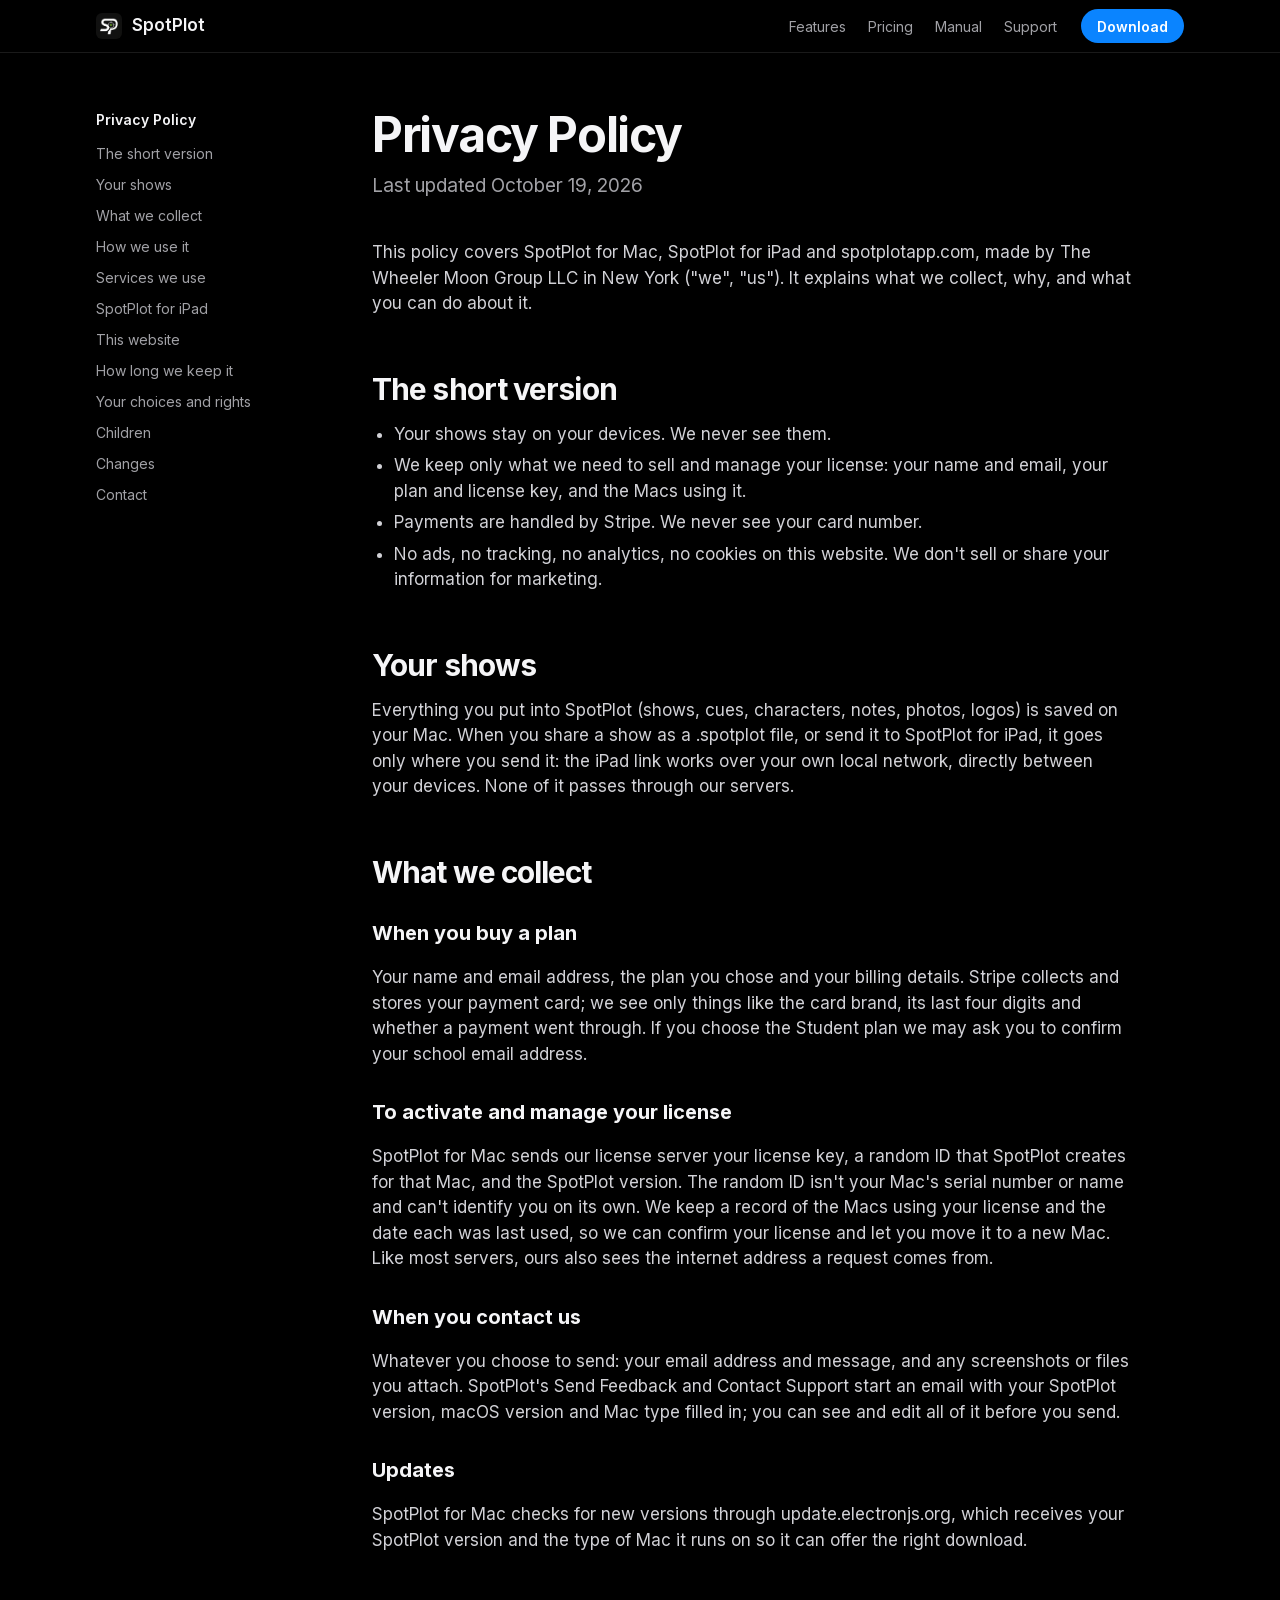
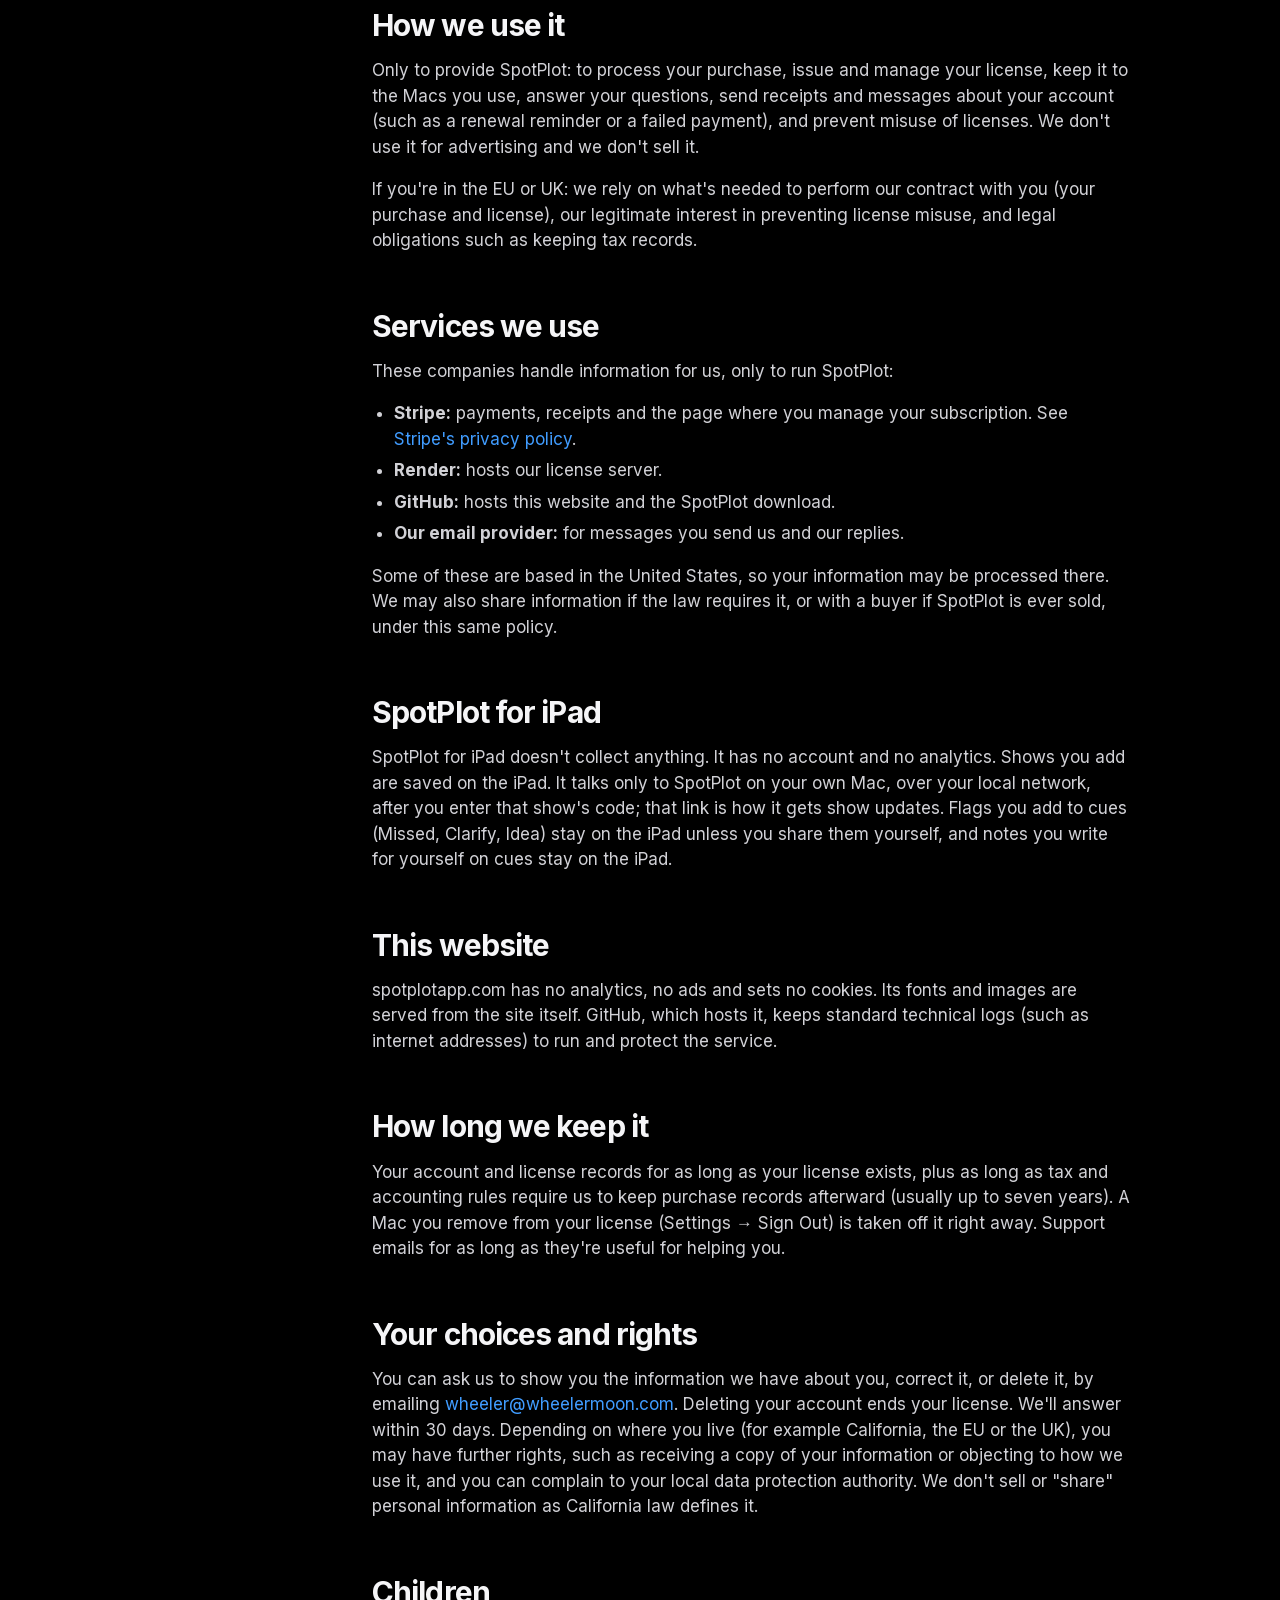
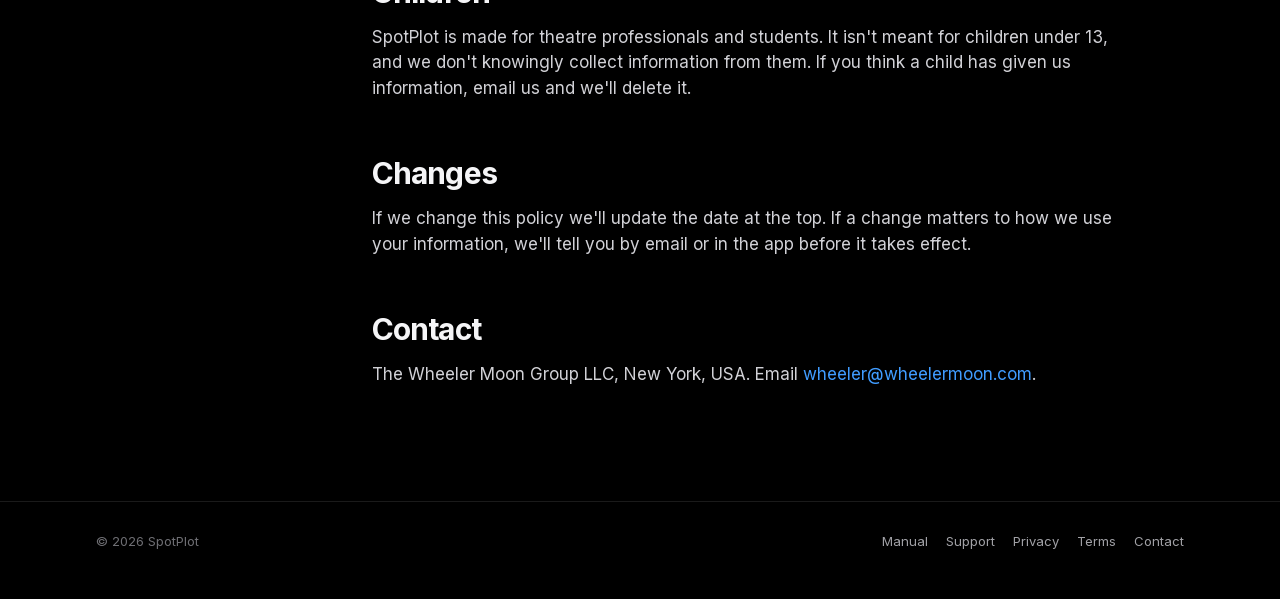
<file: privacy.html>
<!doctype html>
<html lang="en">
<head>
  <meta charset="utf-8">
  <meta name="viewport" content="width=device-width, initial-scale=1">
  <title>SpotPlot Privacy Policy</title>
  <meta name="description" content="What SpotPlot collects (very little), why, and how to reach us about it.">
  <link rel="icon" href="img/favicon.png">
  <link rel="stylesheet" href="styles.css">
</head>
<body>
  <header class="nav">
    <div class="wrap">
      <a class="brand" href="index.html"><img src="img/icon-256.png" alt="">SpotPlot</a>
      <nav class="nav-links">
        <a href="index.html#features" class="hide-sm">Features</a>
        <a href="index.html#pricing">Pricing</a>
        <a href="manual.html">Manual</a>
        <a href="support.html">Support</a>
      </nav>
      <a class="btn btn-primary btn-small" href="index.html#download">Download</a>
    </div>
  </header>

  <div class="wrap docs">
    <aside class="toc">
      <p>Privacy Policy</p>
      <a href="#short">The short version</a>
      <a href="#shows">Your shows</a>
      <a href="#collect">What we collect</a>
      <a href="#use">How we use it</a>
      <a href="#services">Services we use</a>
      <a href="#ipad">SpotPlot for iPad</a>
      <a href="#website">This website</a>
      <a href="#keep">How long we keep it</a>
      <a href="#rights">Your choices and rights</a>
      <a href="#children">Children</a>
      <a href="#changes">Changes</a>
      <a href="#contact">Contact</a>
    </aside>

    <article class="doc">
      <h1>Privacy Policy</h1>
      <p class="intro">Last updated October 19, 2026</p>

      <p>This policy covers SpotPlot for Mac, SpotPlot for iPad and spotplotapp.com, made by The Wheeler Moon Group LLC in New York ("we", "us"). It explains what we collect, why, and what you can do about it.</p>

      <h2 id="short">The short version</h2>
      <ul>
        <li>Your shows stay on your devices. We never see them.</li>
        <li>We keep only what we need to sell and manage your license: your name and email, your plan and license key, and the Macs using it.</li>
        <li>Payments are handled by Stripe. We never see your card number.</li>
        <li>No ads, no tracking, no analytics, no cookies on this website. We don't sell or share your information for marketing.</li>
      </ul>

      <h2 id="shows">Your shows</h2>
      <p>Everything you put into SpotPlot (shows, cues, characters, notes, photos, logos) is saved on your Mac. When you share a show as a .spotplot file, or send it to SpotPlot for iPad, it goes only where you send it: the iPad link works over your own local network, directly between your devices. None of it passes through our servers.</p>

      <h2 id="collect">What we collect</h2>
      <h3>When you buy a plan</h3>
      <p>Your name and email address, the plan you chose and your billing details. Stripe collects and stores your payment card; we see only things like the card brand, its last four digits and whether a payment went through. If you choose the Student plan we may ask you to confirm your school email address.</p>
      <h3>To activate and manage your license</h3>
      <p>SpotPlot for Mac sends our license server your license key, a random ID that SpotPlot creates for that Mac, and the SpotPlot version. The random ID isn't your Mac's serial number or name and can't identify you on its own. We keep a record of the Macs using your license and the date each was last used, so we can confirm your license and let you move it to a new Mac. Like most servers, ours also sees the internet address a request comes from.</p>
      <h3>When you contact us</h3>
      <p>Whatever you choose to send: your email address and message, and any screenshots or files you attach. SpotPlot's Send Feedback and Contact Support start an email with your SpotPlot version, macOS version and Mac type filled in; you can see and edit all of it before you send.</p>
      <h3>Updates</h3>
      <p>SpotPlot for Mac checks for new versions through update.electronjs.org, which receives your SpotPlot version and the type of Mac it runs on so it can offer the right download.</p>

      <h2 id="use">How we use it</h2>
      <p>Only to provide SpotPlot: to process your purchase, issue and manage your license, keep it to the Macs you use, answer your questions, send receipts and messages about your account (such as a renewal reminder or a failed payment), and prevent misuse of licenses. We don't use it for advertising and we don't sell it.</p>
      <p>If you're in the EU or UK: we rely on what's needed to perform our contract with you (your purchase and license), our legitimate interest in preventing license misuse, and legal obligations such as keeping tax records.</p>

      <h2 id="services">Services we use</h2>
      <p>These companies handle information for us, only to run SpotPlot:</p>
      <ul>
        <li><strong>Stripe:</strong> payments, receipts and the page where you manage your subscription. See <a href="https://stripe.com/privacy">Stripe's privacy policy</a>.</li>
        <li><strong>Render:</strong> hosts our license server.</li>
        <li><strong>GitHub:</strong> hosts this website and the SpotPlot download.</li>
        <li><strong>Our email provider:</strong> for messages you send us and our replies.</li>
      </ul>
      <p>Some of these are based in the United States, so your information may be processed there. We may also share information if the law requires it, or with a buyer if SpotPlot is ever sold, under this same policy.</p>

      <h2 id="ipad">SpotPlot for iPad</h2>
      <p>SpotPlot for iPad doesn't collect anything. It has no account and no analytics. Shows you add are saved on the iPad. It talks only to SpotPlot on your own Mac, over your local network, after you enter that show's code; that link is how it gets show updates. Flags you add to cues (Missed, Clarify, Idea) stay on the iPad unless you share them yourself, and notes you write for yourself on cues stay on the iPad.</p>

      <h2 id="website">This website</h2>
      <p>spotplotapp.com has no analytics, no ads and sets no cookies. Its fonts and images are served from the site itself. GitHub, which hosts it, keeps standard technical logs (such as internet addresses) to run and protect the service.</p>

      <h2 id="keep">How long we keep it</h2>
      <p>Your account and license records for as long as your license exists, plus as long as tax and accounting rules require us to keep purchase records afterward (usually up to seven years). A Mac you remove from your license (Settings → Sign Out) is taken off it right away. Support emails for as long as they're useful for helping you.</p>

      <h2 id="rights">Your choices and rights</h2>
      <p>You can ask us to show you the information we have about you, correct it, or delete it, by emailing <a href="mailto:wheeler@wheelermoon.com">wheeler@wheelermoon.com</a>. Deleting your account ends your license. We'll answer within 30 days. Depending on where you live (for example California, the EU or the UK), you may have further rights, such as receiving a copy of your information or objecting to how we use it, and you can complain to your local data protection authority. We don't sell or "share" personal information as California law defines it.</p>

      <h2 id="children">Children</h2>
      <p>SpotPlot is made for theatre professionals and students. It isn't meant for children under 13, and we don't knowingly collect information from them. If you think a child has given us information, email us and we'll delete it.</p>

      <h2 id="changes">Changes</h2>
      <p>If we change this policy we'll update the date at the top. If a change matters to how we use your information, we'll tell you by email or in the app before it takes effect.</p>

      <h2 id="contact">Contact</h2>
      <p>The Wheeler Moon Group LLC, New York, USA. Email <a href="mailto:wheeler@wheelermoon.com">wheeler@wheelermoon.com</a>.</p>
    </article>
  </div>

  <footer>
    <div class="wrap">
      <span>© 2026 SpotPlot</span>
      <nav>
        <a href="manual.html">Manual</a>
        <a href="support.html">Support</a>
        <a href="privacy.html">Privacy</a>
        <a href="terms.html">Terms</a>
        <a href="mailto:wheeler@wheelermoon.com">Contact</a>
      </nav>
    </div>
  </footer>
</body>
</html>
</file>
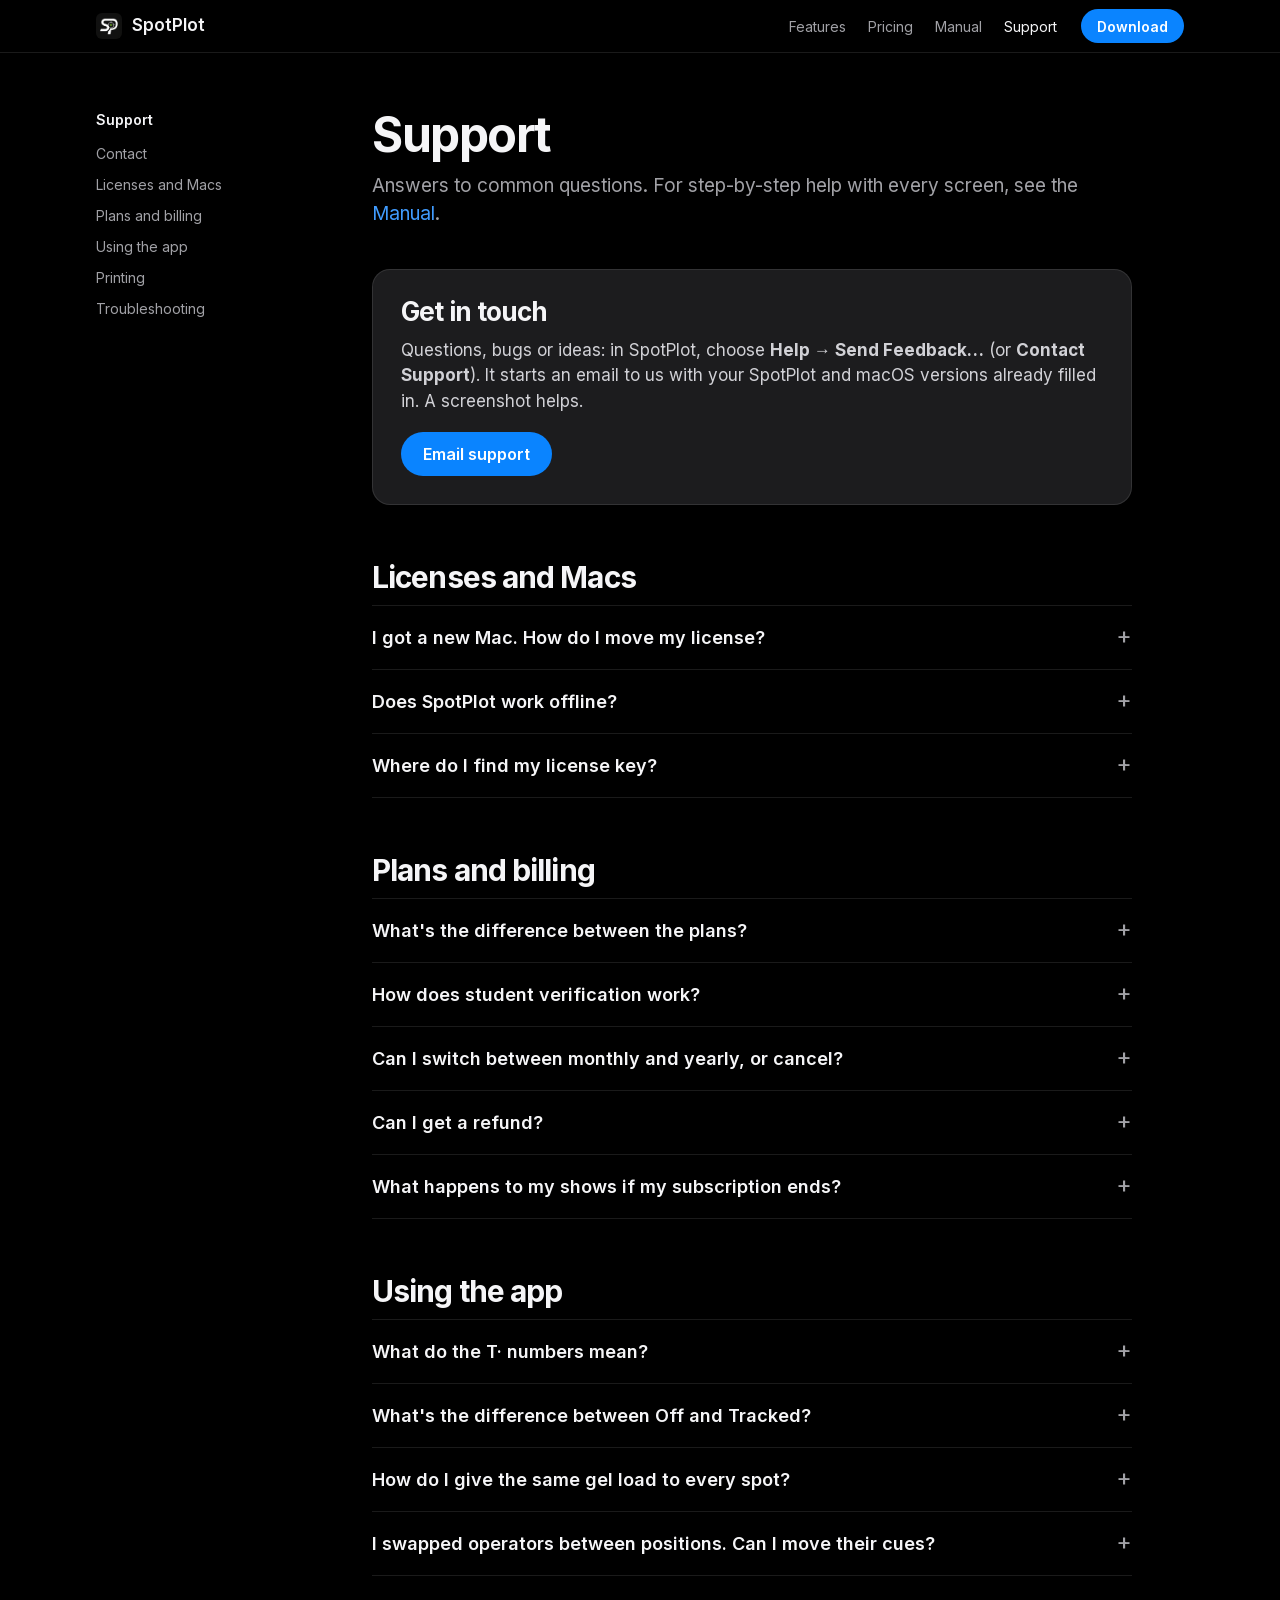
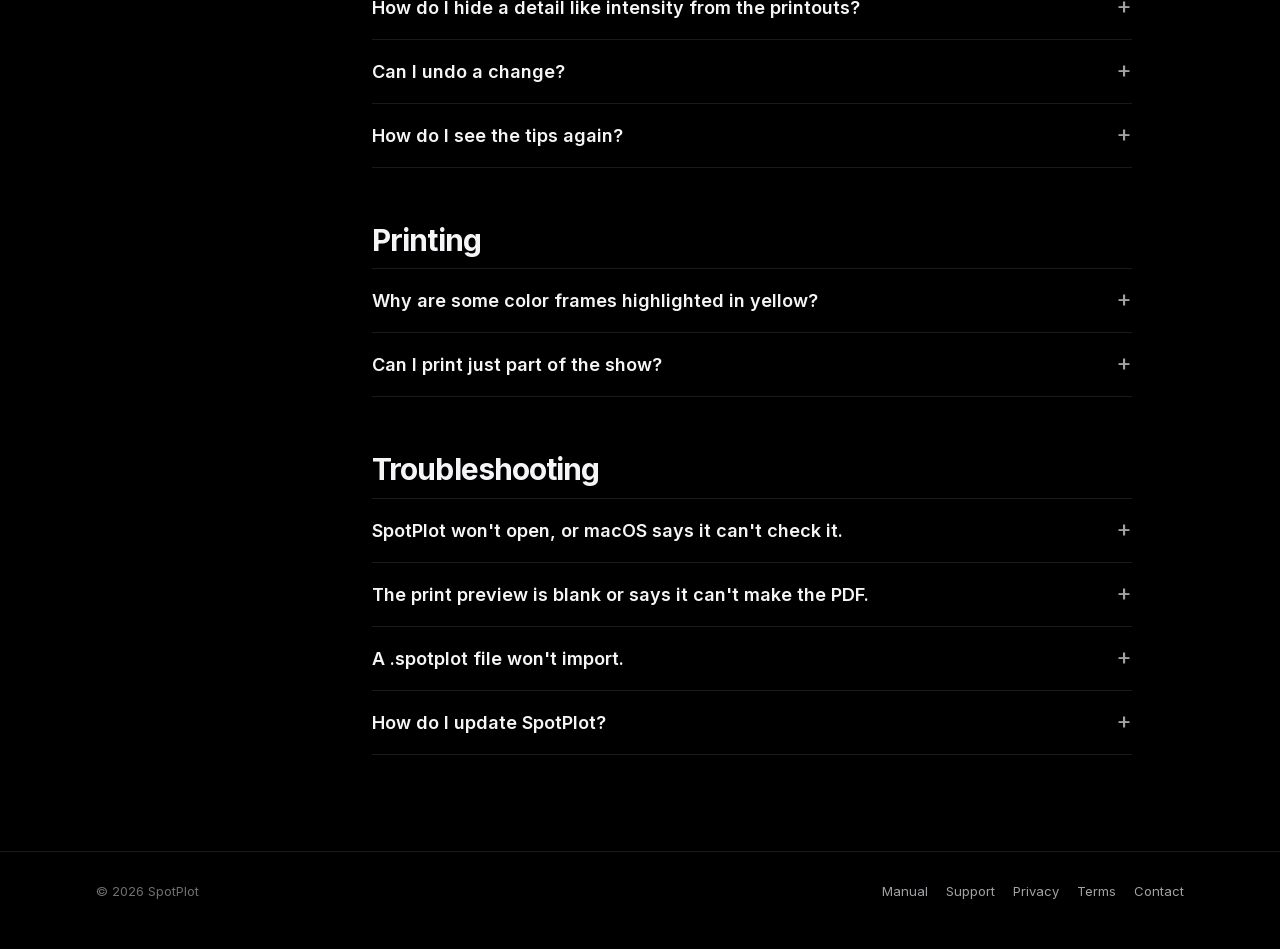
<file: support.html>
<!doctype html>
<html lang="en">
<head>
  <meta charset="utf-8">
  <meta name="viewport" content="width=device-width, initial-scale=1">
  <title>SpotPlot Support</title>
  <meta name="description" content="SpotPlot support: frequently asked questions, troubleshooting and how to get in touch.">
  <link rel="icon" href="img/favicon.png">
  <link rel="stylesheet" href="styles.css">
</head>
<body>
  <header class="nav">
    <div class="wrap">
      <a class="brand" href="index.html"><img src="img/icon-256.png" alt="">SpotPlot</a>
      <nav class="nav-links">
        <a href="index.html#features" class="hide-sm">Features</a>
        <a href="index.html#pricing">Pricing</a>
        <a href="manual.html">Manual</a>
        <a href="support.html" aria-current="page">Support</a>
      </nav>
      <a class="btn btn-primary btn-small" href="index.html#download">Download</a>
    </div>
  </header>

  <div class="wrap docs">
    <aside class="toc">
      <p>Support</p>
      <a href="#contact">Contact</a>
      <a href="#licenses">Licenses and Macs</a>
      <a href="#billing">Plans and billing</a>
      <a href="#app">Using the app</a>
      <a href="#printing">Printing</a>
      <a href="#trouble">Troubleshooting</a>
    </aside>

    <article class="doc">
      <h1>Support</h1>
      <p class="intro">Answers to common questions. For step-by-step help with every screen, see the <a href="manual.html">Manual</a>.</p>

      <div class="contact-card" id="contact">
        <h2>Get in touch</h2>
        <p style="margin:0 0 18px">Questions, bugs or ideas: in SpotPlot, choose <strong>Help → Send Feedback…</strong> (or <strong>Contact Support</strong>). It starts an email to us with your SpotPlot and macOS versions already filled in. A screenshot helps.</p>
        <a class="btn btn-primary" href="mailto:wheeler@wheelermoon.com?subject=SpotPlot%20support">Email support</a>
      </div>

      <h2 id="licenses">Licenses and Macs</h2>
      <div class="faq" style="margin:0">
        <details><summary>I got a new Mac. How do I move my license?</summary><p>On the old Mac, open Home → Settings and click <strong>Sign Out…</strong> next to This Mac, then sign in with your email and license key on the new Mac. Old Mac already gone? A Mac that hasn't opened SpotPlot for 30 days frees its spot automatically, or email us and we'll free it right away. To bring your shows along, export each one from the old Mac and import it on the new one (see <a href="manual.html#share">Sharing</a>).</p></details>
        <details><summary>Does SpotPlot work offline?</summary><p>Yes. You need an internet connection once, to activate your license. After that your shows are saved on your Mac, so a theatre with no Wi-Fi is fine.</p></details>
        <details><summary>Where do I find my license key?</summary><p>It's in your purchase email. In the app it's under Home → Settings → Account.</p></details>
      </div>

      <h2 id="billing">Plans and billing</h2>
      <div class="faq" style="margin:0">
        <details><summary>What's the difference between the plans?</summary><p>Every plan has every feature. Standard is for working professionals; Student is the same app at a lower price for students with a .edu email (valid for 4 years or graduation date, whichever comes sooner). Production (one flat fee per show, covering the assistant and all operators) and Education (for schools) are coming soon. See <a href="index.html#pricing">Pricing</a>.</p></details>
        <details><summary>How does student verification work?</summary><p>Buy the Student plan with your .edu email address. We may ask you to confirm it from that address.</p></details>
        <details><summary>Can I switch between monthly and yearly, or cancel?</summary><p>Yes. Yearly saves 20% on Standard and 25% on Student. You can cancel any time, and SpotPlot keeps working until the end of the period you've paid for.</p></details>
        <details><summary>Can I get a refund?</summary><p>Payments are final, so canceling stops future charges rather than refunding the current month or year; SpotPlot keeps working until the end of the period you've paid for. Charged by mistake, like twice for the same period? Email us and we'll fix it. Details are in the <a href="terms.html#refunds">Terms</a>.</p></details>
        <details><summary>What happens to my shows if my subscription ends?</summary><p>Your shows stay saved on your Mac and are all there when you subscribe again. To keep copies you can use elsewhere, export them as .spotplot files (and print any PDFs you need) while your subscription is active. See the <a href="terms.html">Terms</a> for cancellation and refunds.</p></details>
      </div>

      <h2 id="app">Using the app</h2>
      <div class="faq" style="margin:0">
        <details><summary>What do the T· numbers mean?</summary><p>T· is the spot cue number operators use to keep their place, printed under each LQ. Inserting cues makes them jump around; click <strong>Renumber T·</strong> in the cue list to number them 1, 2, 3… again. Your cue order never changes.</p></details>
        <details><summary>What's the difference between Off and Tracked?</summary><p><strong>Off</strong> means the spot isn't used in that cue. <strong>Tracked</strong> means nothing changes: the spot carries on from the previous cue.</p></details>
        <details><summary>How do I give the same gel load to every spot?</summary><p>Fill in one spot's color frames, then on each other spot choose <strong>Copy colors from…</strong> and pick that spot. The permanent color and fixture type come along too.</p></details>
        <details><summary>I swapped operators between positions. Can I move their cues?</summary><p>Yes. In Show Settings → Spot Settings, use <strong>Swap</strong> to exchange all cue data between two spots for the whole show.</p></details>
        <details><summary>How do I hide a detail like intensity from the printouts?</summary><p>Show Settings → Cue Visibility. Untick <strong>Show on print</strong> (or <strong>Show on cue list</strong>) for that detail. Nothing is deleted; tick it again to bring it back.</p></details>
        <details><summary>Can I undo a change?</summary><p>Yes. In the cue list, press <kbd>⌘Z</kbd>.</p></details>
        <details><summary>How do I see the tips again?</summary><p>Choose Help → Show Tips Again.</p></details>
      </div>

      <h2 id="printing">Printing</h2>
      <div class="faq" style="margin:0">
        <details><summary>Why are some color frames highlighted in yellow?</summary><p>Yellow marks a color change: the first time each spot uses a color, and every time it changes.</p></details>
        <details><summary>Can I print just part of the show?</summary><p>For a spot sheet, set a <strong>cue range</strong> using T· numbers, and hide Off or Tracked cues. Leave the range blank to print everything.</p></details>
      </div>

      <h2 id="trouble">Troubleshooting</h2>
      <div class="faq" style="margin:0">
        <details><summary>SpotPlot won't open, or macOS says it can't check it.</summary><p>Make sure you dragged SpotPlot into your Applications folder and opened it from there, not from the disk image. SpotPlot is signed and notarized by Apple. If macOS still won't open it, email us with a screenshot of the message.</p></details>
        <details><summary>The print preview is blank or says it can't make the PDF.</summary><p>Quit SpotPlot and open it again. If it keeps happening, email us your SpotPlot version and which sheet you were printing.</p></details>
        <details><summary>A .spotplot file won't import.</summary><p>Make sure you're on the latest version (SpotPlot → Check for Updates). Files made by a newer version need the newer app. Still stuck? Email us the file.</p></details>
        <details><summary>How do I update SpotPlot?</summary><p>SpotPlot updates itself. Choose SpotPlot → Check for Updates, or Home → Settings → <strong>Check Now</strong>, to check now, or <a href="index.html#download">download the latest version</a> and replace the app in Applications. Your shows aren't affected.</p></details>
      </div>
    </article>
  </div>

  <footer>
    <div class="wrap">
      <span>© 2026 SpotPlot</span>
      <nav>
        <a href="manual.html">Manual</a>
        <a href="support.html">Support</a>
        <a href="privacy.html">Privacy</a>
        <a href="terms.html">Terms</a>
        <a href="mailto:wheeler@wheelermoon.com">Contact</a>
      </nav>
    </div>
  </footer>
</body>
</html>
</file>
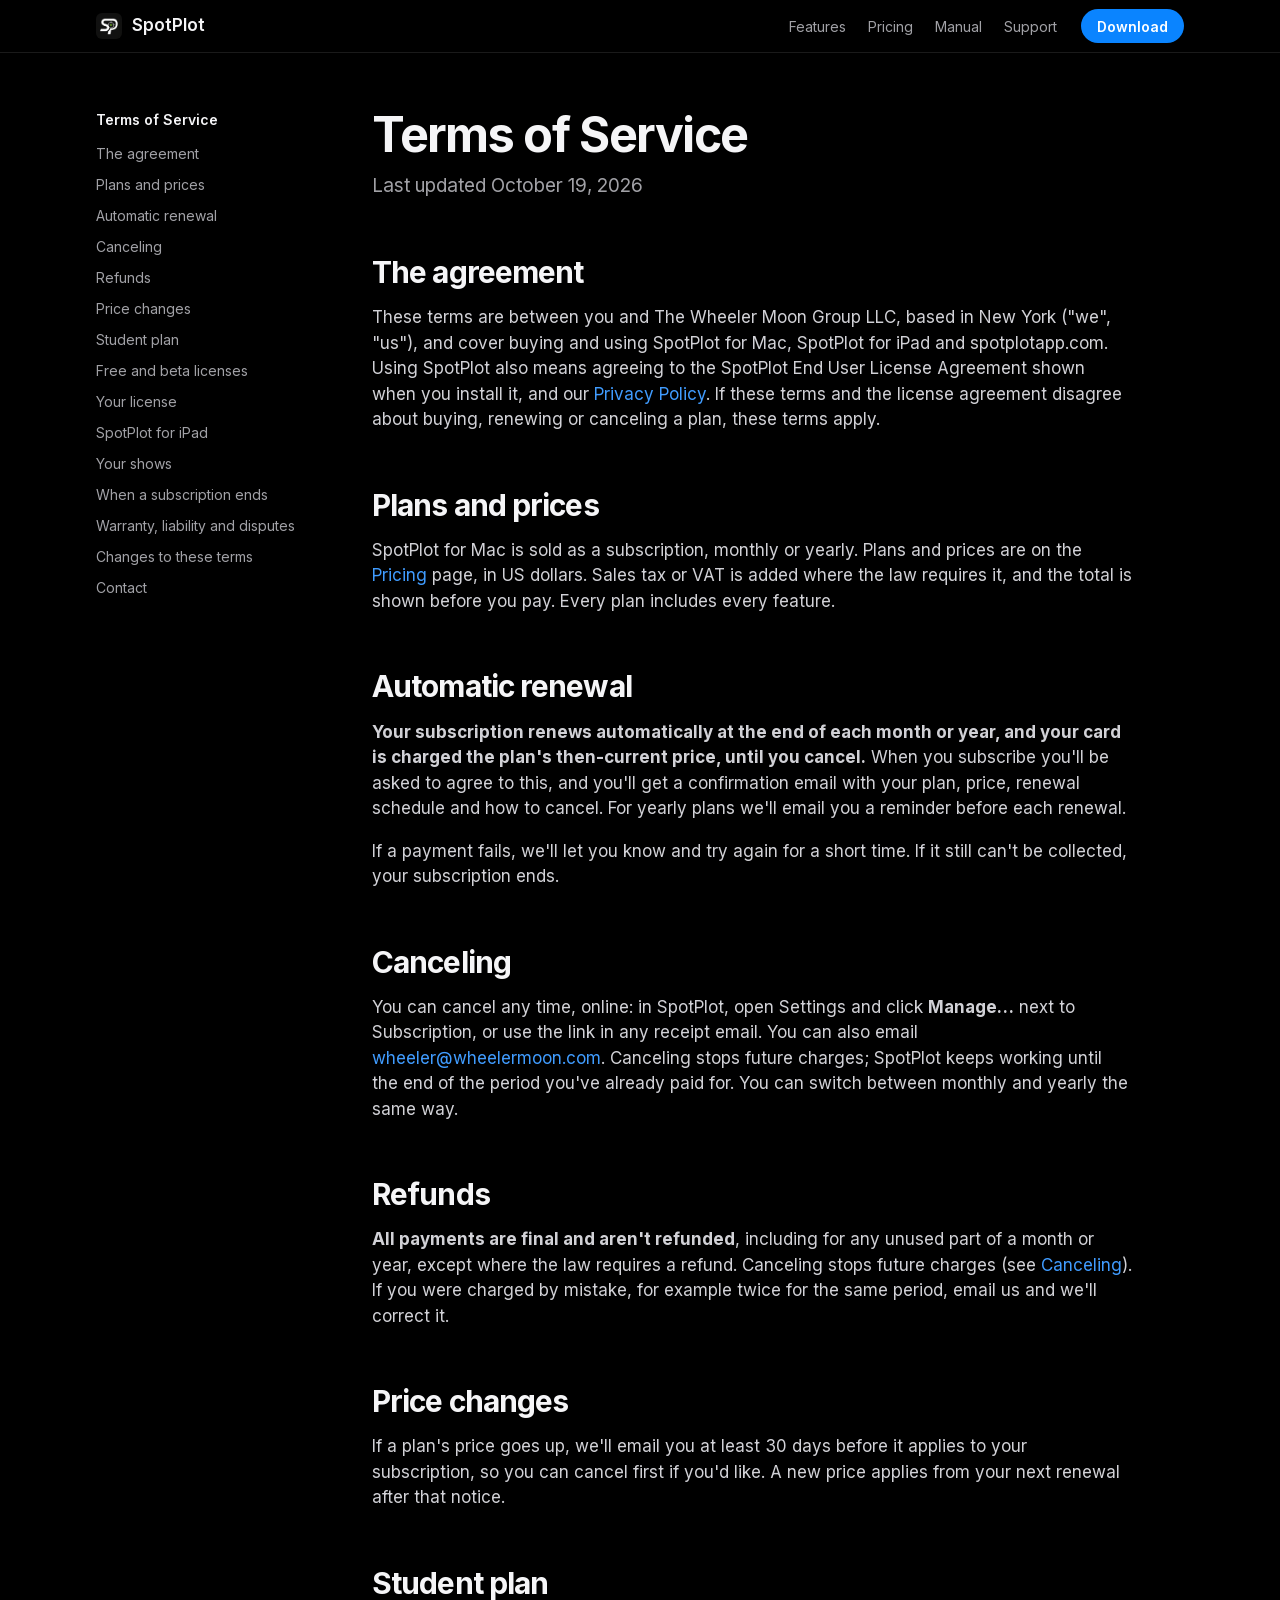
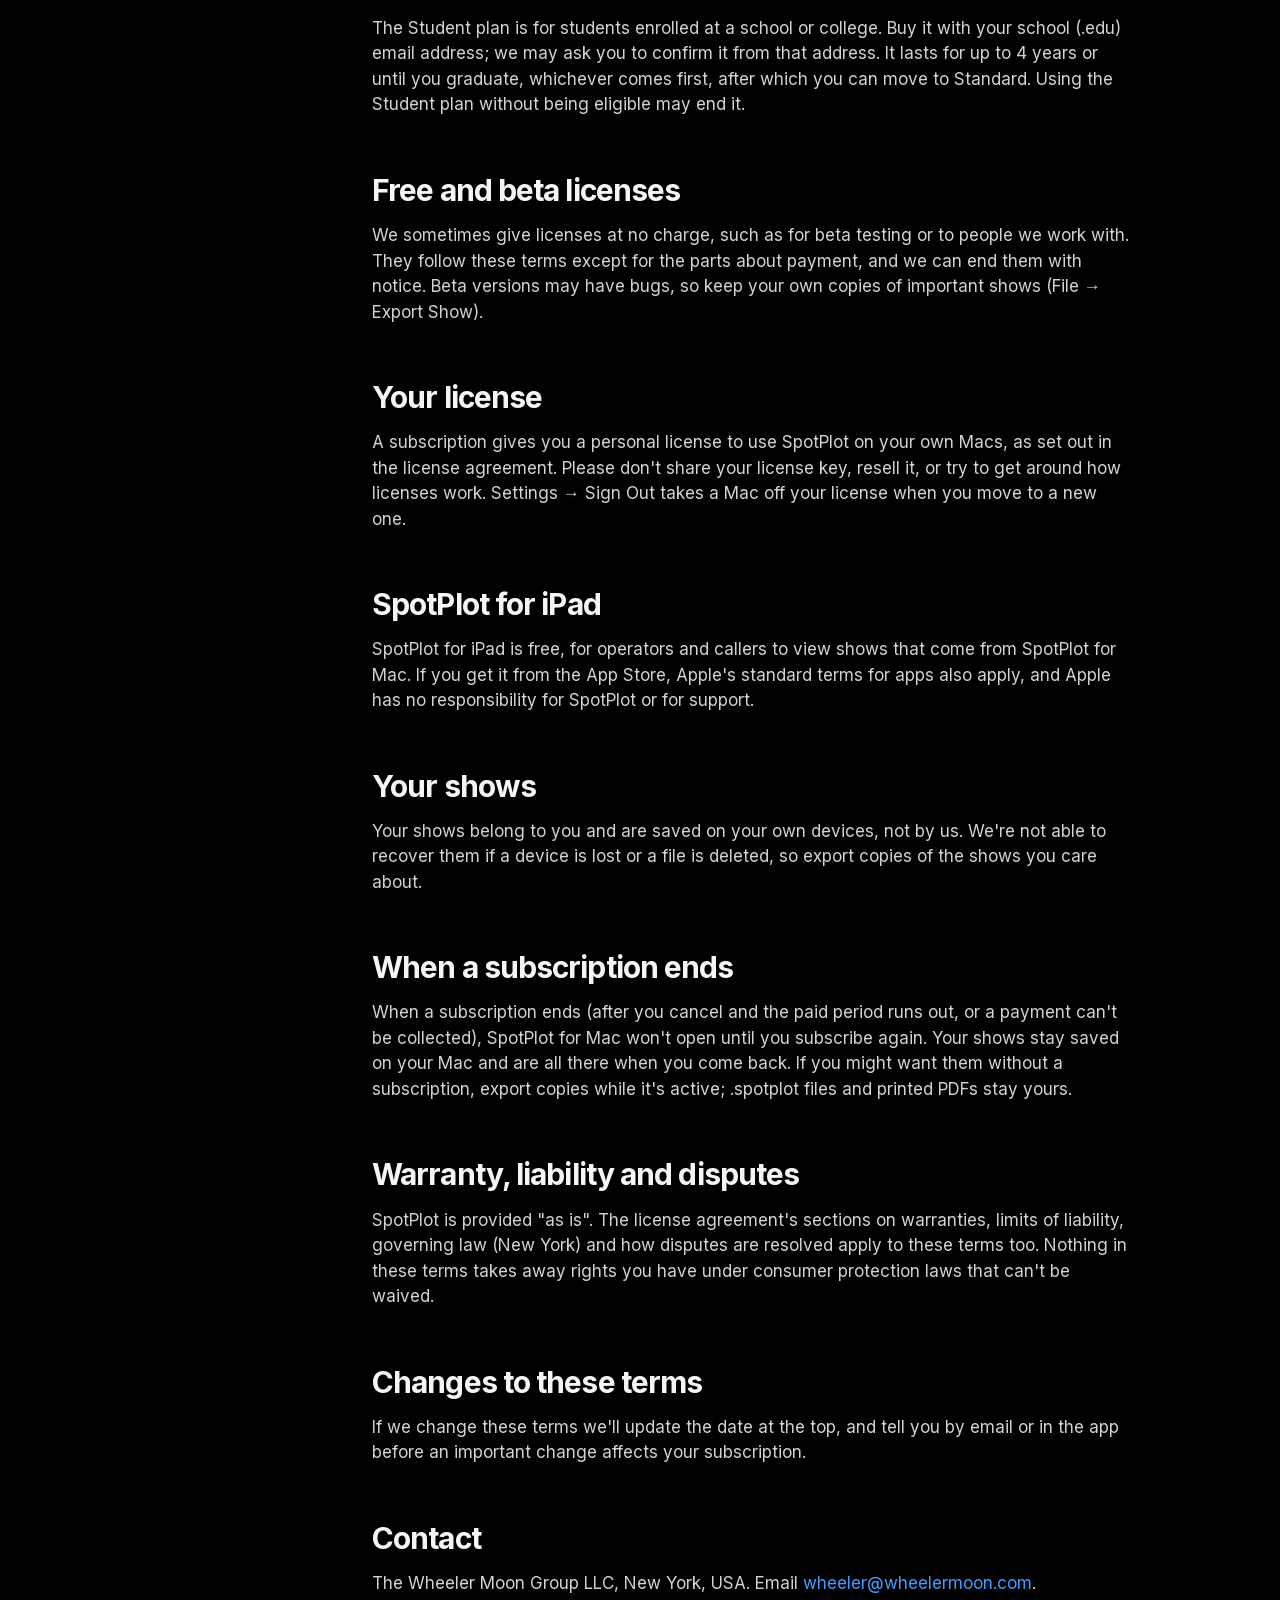
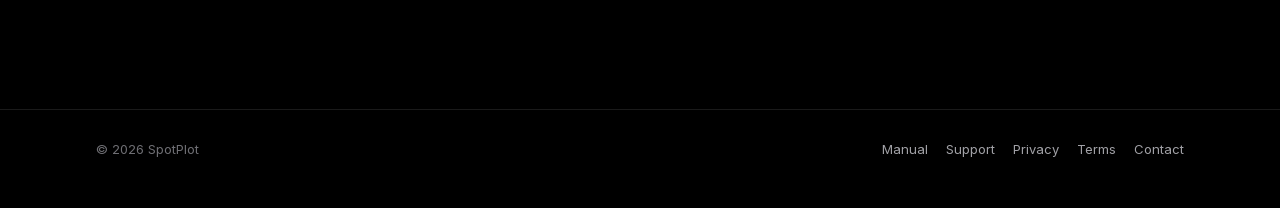
<file: terms.html>
<!doctype html>
<html lang="en">
<head>
  <meta charset="utf-8">
  <meta name="viewport" content="width=device-width, initial-scale=1">
  <title>SpotPlot Terms of Service</title>
  <meta name="description" content="The terms for buying and using SpotPlot: plans, automatic renewal, cancellation and refunds.">
  <link rel="icon" href="img/favicon.png">
  <link rel="stylesheet" href="styles.css">
</head>
<body>
  <header class="nav">
    <div class="wrap">
      <a class="brand" href="index.html"><img src="img/icon-256.png" alt="">SpotPlot</a>
      <nav class="nav-links">
        <a href="index.html#features" class="hide-sm">Features</a>
        <a href="index.html#pricing">Pricing</a>
        <a href="manual.html">Manual</a>
        <a href="support.html">Support</a>
      </nav>
      <a class="btn btn-primary btn-small" href="index.html#download">Download</a>
    </div>
  </header>

  <div class="wrap docs">
    <aside class="toc">
      <p>Terms of Service</p>
      <a href="#agreement">The agreement</a>
      <a href="#plans">Plans and prices</a>
      <a href="#renewal">Automatic renewal</a>
      <a href="#cancel">Canceling</a>
      <a href="#refunds">Refunds</a>
      <a href="#changes-price">Price changes</a>
      <a href="#students">Student plan</a>
      <a href="#free">Free and beta licenses</a>
      <a href="#license">Your license</a>
      <a href="#ipad">SpotPlot for iPad</a>
      <a href="#data">Your shows</a>
      <a href="#ending">When a subscription ends</a>
      <a href="#legal">Warranty, liability and disputes</a>
      <a href="#changes">Changes to these terms</a>
      <a href="#contact">Contact</a>
    </aside>

    <article class="doc">
      <h1>Terms of Service</h1>
      <p class="intro">Last updated October 19, 2026</p>

      <h2 id="agreement">The agreement</h2>
      <p>These terms are between you and The Wheeler Moon Group LLC, based in New York ("we", "us"), and cover buying and using SpotPlot for Mac, SpotPlot for iPad and spotplotapp.com. Using SpotPlot also means agreeing to the SpotPlot End User License Agreement shown when you install it, and our <a href="privacy.html">Privacy Policy</a>. If these terms and the license agreement disagree about buying, renewing or canceling a plan, these terms apply.</p>

      <h2 id="plans">Plans and prices</h2>
      <p>SpotPlot for Mac is sold as a subscription, monthly or yearly. Plans and prices are on the <a href="index.html#pricing">Pricing</a> page, in US dollars. Sales tax or VAT is added where the law requires it, and the total is shown before you pay. Every plan includes every feature.</p>

      <h2 id="renewal">Automatic renewal</h2>
      <p><strong>Your subscription renews automatically at the end of each month or year, and your card is charged the plan's then-current price, until you cancel.</strong> When you subscribe you'll be asked to agree to this, and you'll get a confirmation email with your plan, price, renewal schedule and how to cancel. For yearly plans we'll email you a reminder before each renewal.</p>
      <p>If a payment fails, we'll let you know and try again for a short time. If it still can't be collected, your subscription ends.</p>

      <h2 id="cancel">Canceling</h2>
      <p>You can cancel any time, online: in SpotPlot, open Settings and click <strong>Manage…</strong> next to Subscription, or use the link in any receipt email. You can also email <a href="mailto:wheeler@wheelermoon.com">wheeler@wheelermoon.com</a>. Canceling stops future charges; SpotPlot keeps working until the end of the period you've already paid for. You can switch between monthly and yearly the same way.</p>

      <h2 id="refunds">Refunds</h2>
      <p><strong>All payments are final and aren't refunded</strong>, including for any unused part of a month or year, except where the law requires a refund. Canceling stops future charges (see <a href="#cancel">Canceling</a>). If you were charged by mistake, for example twice for the same period, email us and we'll correct it.</p>

      <h2 id="changes-price">Price changes</h2>
      <p>If a plan's price goes up, we'll email you at least 30 days before it applies to your subscription, so you can cancel first if you'd like. A new price applies from your next renewal after that notice.</p>

      <h2 id="students">Student plan</h2>
      <p>The Student plan is for students enrolled at a school or college. Buy it with your school (.edu) email address; we may ask you to confirm it from that address. It lasts for up to 4 years or until you graduate, whichever comes first, after which you can move to Standard. Using the Student plan without being eligible may end it.</p>

      <h2 id="free">Free and beta licenses</h2>
      <p>We sometimes give licenses at no charge, such as for beta testing or to people we work with. They follow these terms except for the parts about payment, and we can end them with notice. Beta versions may have bugs, so keep your own copies of important shows (File → Export Show).</p>

      <h2 id="license">Your license</h2>
      <p>A subscription gives you a personal license to use SpotPlot on your own Macs, as set out in the license agreement. Please don't share your license key, resell it, or try to get around how licenses work. Settings → Sign Out takes a Mac off your license when you move to a new one.</p>

      <h2 id="ipad">SpotPlot for iPad</h2>
      <p>SpotPlot for iPad is free, for operators and callers to view shows that come from SpotPlot for Mac. If you get it from the App Store, Apple's standard terms for apps also apply, and Apple has no responsibility for SpotPlot or for support.</p>

      <h2 id="data">Your shows</h2>
      <p>Your shows belong to you and are saved on your own devices, not by us. We're not able to recover them if a device is lost or a file is deleted, so export copies of the shows you care about.</p>

      <h2 id="ending">When a subscription ends</h2>
      <p>When a subscription ends (after you cancel and the paid period runs out, or a payment can't be collected), SpotPlot for Mac won't open until you subscribe again. Your shows stay saved on your Mac and are all there when you come back. If you might want them without a subscription, export copies while it's active; .spotplot files and printed PDFs stay yours.</p>

      <h2 id="legal">Warranty, liability and disputes</h2>
      <p>SpotPlot is provided "as is". The license agreement's sections on warranties, limits of liability, governing law (New York) and how disputes are resolved apply to these terms too. Nothing in these terms takes away rights you have under consumer protection laws that can't be waived.</p>

      <h2 id="changes">Changes to these terms</h2>
      <p>If we change these terms we'll update the date at the top, and tell you by email or in the app before an important change affects your subscription.</p>

      <h2 id="contact">Contact</h2>
      <p>The Wheeler Moon Group LLC, New York, USA. Email <a href="mailto:wheeler@wheelermoon.com">wheeler@wheelermoon.com</a>.</p>
    </article>
  </div>

  <footer>
    <div class="wrap">
      <span>© 2026 SpotPlot</span>
      <nav>
        <a href="manual.html">Manual</a>
        <a href="support.html">Support</a>
        <a href="privacy.html">Privacy</a>
        <a href="terms.html">Terms</a>
        <a href="mailto:wheeler@wheelermoon.com">Contact</a>
      </nav>
    </div>
  </footer>
</body>
</html>
</file>
<file: styles.css>
/* Inter, hosted here instead of loaded from Google Fonts, so visitors' browsers only talk to this site.
   (SIL Open Font License; the same files Google serves: latin + latin-ext, every weight in one variable file) */
@font-face { font-family: "Inter"; font-style: normal; font-weight: 400 700; font-display: swap; src: url(fonts/inter-latin-ext.woff2) format("woff2");
  unicode-range: U+0100-02BA, U+02BD-02C5, U+02C7-02CC, U+02CE-02D7, U+02DD-02FF, U+0304, U+0308, U+0329, U+1D00-1DBF, U+1E00-1E9F, U+1EF2-1EFF, U+2020, U+20A0-20AB, U+20AD-20C4, U+2113, U+2C60-2C7F, U+A720-A7FF; }
@font-face { font-family: "Inter"; font-style: normal; font-weight: 400 700; font-display: swap; src: url(fonts/inter-latin.woff2) format("woff2");
  unicode-range: U+0000-00FF, U+0131, U+0152-0153, U+02BB-02BC, U+02C6, U+02DA, U+02DC, U+0304, U+0308, U+0329, U+2000-206F, U+20AC, U+2122, U+2191, U+2193, U+2212, U+2215, U+FEFF, U+FFFD; }

/* SpotPlot website: dark, Apple-style, matching the app (see followspot/DESIGN.md) */
:root {
  --bg: #000;
  --panel: #1C1C1E;
  --panel-2: #2A2A2A;
  --line: rgba(255, 255, 255, 0.10);
  --text: #F5F5F7;
  --text-2: #A1A1A6;
  --text-3: #6E6E73;
  --blue: #0A84FF;
  --blue-text: #409CFF;
  --green: #30D158;
  --orange: #FF9F0A;
  --yellow: #FFD60A;
  --grad: linear-gradient(90deg, #64D2FF, #0A84FF 60%, #5E5CE6);
  --radius: 18px;
  --max: 1120px;
}

* { box-sizing: border-box; }
html { scroll-behavior: smooth; }
body {
  margin: 0;
  background: var(--bg);
  color: var(--text);
  font-family: "Inter", -apple-system, BlinkMacSystemFont, "Helvetica Neue", Arial, sans-serif;
  font-size: 17px;
  line-height: 1.5;
  -webkit-font-smoothing: antialiased;
}
img { max-width: 100%; height: auto; display: block; }
a { color: var(--blue-text); text-decoration: none; }
a:hover { text-decoration: underline; }
.wrap { max-width: var(--max); margin: 0 auto; padding: 0 16px; }
.grad { background: var(--grad); -webkit-background-clip: text; background-clip: text; color: transparent; }

/* Top bar */
.nav { position: sticky; top: 0; z-index: 10; background: rgba(0, 0, 0, 0.72); backdrop-filter: saturate(180%) blur(20px); -webkit-backdrop-filter: saturate(180%) blur(20px); border-bottom: 1px solid var(--line); }
.nav .wrap { display: flex; align-items: center; gap: 24px; height: 52px; }
.brand { display: flex; align-items: center; gap: 10px; color: var(--text); font-weight: 600; font-size: 17px; }
.brand:hover { text-decoration: none; }
.brand img { width: 26px; height: 26px; border-radius: 6px; }
.nav-links { display: flex; gap: 22px; margin-left: auto; font-size: 14px; }
.nav-links a { color: var(--text-2); }
.nav-links a:hover, .nav-links a[aria-current="page"] { color: var(--text); text-decoration: none; }

/* Buttons */
.btn { display: inline-flex; align-items: center; justify-content: center; gap: 8px; height: 44px; padding: 0 22px; border-radius: 22px; font-size: 16px; font-weight: 600; border: none; cursor: pointer; }
.btn:hover { text-decoration: none; filter: brightness(1.1); }
.btn-primary { background: var(--blue); color: #fff; }
.btn-secondary { background: rgba(255, 255, 255, 0.12); color: var(--text); }
.btn-soon { cursor: default; color: var(--text-2); }
.btn-soon:hover { filter: none; }
.btn-small { height: 34px; padding: 0 16px; font-size: 14px; border-radius: 17px; }

/* Hero */
.hero { text-align: center; padding: 88px 0 40px; }
.hero h1 { font-size: clamp(44px, 8vw, 88px); line-height: 1.03; letter-spacing: -0.035em; margin: 0 0 18px; font-weight: 700; }
.hero p.lede { font-size: clamp(19px, 2.4vw, 24px); color: var(--text-2); max-width: 720px; margin: 0 auto 30px; }
.hero .ctas { display: flex; gap: 12px; justify-content: center; flex-wrap: wrap; }
.hero .small { margin-top: 14px; font-size: 13px; color: var(--text-3); }
.shot { margin: 56px auto 0; border-radius: 14px; overflow: hidden; box-shadow: 0 40px 120px rgba(10, 132, 255, 0.18), 0 0 0 1px var(--line); }
.shot .bar { height: 30px; background: var(--panel-2); display: flex; align-items: center; gap: 8px; padding: 0 12px; border-bottom: 1px solid rgba(0, 0, 0, 0.5); }
.shot .bar i { width: 11px; height: 11px; border-radius: 50%; display: block; }

/* Sections */
section { padding: 96px 0; }
.section-head { text-align: center; max-width: 760px; margin: 0 auto 48px; }
.eyebrow { font-size: 15px; font-weight: 600; color: var(--blue-text); margin: 0 0 8px; }
h2 { font-size: clamp(34px, 5vw, 56px); line-height: 1.07; letter-spacing: -0.03em; margin: 0 0 14px; font-weight: 700; }
.section-head p { color: var(--text-2); font-size: 19px; margin: 0; }

/* Feature rows: text beside an image */
.feature { display: grid; grid-template-columns: 1fr 1.25fr; gap: 56px; align-items: center; margin-bottom: 96px; }
.feature:last-child { margin-bottom: 0; }
.feature.flip { grid-template-columns: 1.25fr 1fr; }
.feature.flip .text { order: 2; }
.feature h3 { font-size: 32px; letter-spacing: -0.02em; line-height: 1.15; margin: 0 0 12px; }
.feature p { color: var(--text-2); margin: 0 0 14px; }
.feature ul { color: var(--text-2); padding-left: 20px; margin: 0; }
.feature li { margin: 6px 0; }
.feature .media img { border-radius: 12px; box-shadow: 0 30px 80px rgba(0, 0, 0, 0.6), 0 0 0 1px var(--line); }
.paper img { background: #fff; border-radius: 6px !important; }

/* Small feature grid */
.grid { display: grid; grid-template-columns: repeat(3, 1fr); gap: 16px; }
.card { background: var(--panel); border-radius: var(--radius); padding: 26px; border: 1px solid var(--line); }
.card h4 { margin: 0 0 6px; font-size: 19px; }
.card p { margin: 0; color: var(--text-2); font-size: 15px; }
.card .dot { width: 34px; height: 34px; border-radius: 9px; margin-bottom: 14px; display: flex; align-items: center; justify-content: center; font-size: 17px; }

/* Pricing */
.plans { display: grid; grid-template-columns: repeat(2, 1fr); gap: 16px; max-width: 860px; margin: 0 auto; }
.plan { background: var(--panel); border: 1px solid var(--line); border-radius: var(--radius); padding: 30px; display: flex; flex-direction: column; }
.plan.featured { border-color: rgba(10, 132, 255, 0.6); box-shadow: 0 0 0 1px rgba(10, 132, 255, 0.4), 0 20px 60px rgba(10, 132, 255, 0.12); }
.plan h3 { margin: 0 0 4px; font-size: 22px; }
.plan .who { color: var(--text-2); font-size: 15px; margin: 0 0 18px; }
.price { font-size: 46px; font-weight: 700; letter-spacing: -0.03em; line-height: 1; }
.price small { font-size: 17px; font-weight: 500; color: var(--text-2); letter-spacing: 0; }
.price-alt { color: var(--text-2); font-size: 15px; margin: 8px 0 20px; }
.save { display: inline-block; font-size: 12px; font-weight: 700; color: var(--green); background: rgba(48, 209, 88, 0.14); padding: 2px 8px; border-radius: 10px; margin-left: 6px; }
.plan ul { list-style: none; padding: 0; margin: 0 0 26px; color: var(--text-2); font-size: 15px; flex: 1; }
.plan li { padding: 7px 0; border-top: 1px solid var(--line); }
.plan li:first-child { border-top: none; }
.plan li::before { content: "✓"; color: var(--green); font-weight: 700; margin-right: 10px; }
.plan .btn { width: 100%; }
.soon { display: grid; grid-template-columns: repeat(2, 1fr); gap: 16px; max-width: 860px; margin: 16px auto 0; }
.soon .plan { background: transparent; }
.tag { align-self: flex-start; display: inline-block; font-size: 12px; font-weight: 600; color: var(--orange); background: rgba(255, 159, 10, 0.14); padding: 3px 9px; border-radius: 10px; margin-bottom: 12px; }
.tiers { width: 100%; border-collapse: collapse; font-size: 15px; color: var(--text-2); margin: 4px 0 18px; }
.tiers td { padding: 6px 0; border-top: 1px solid var(--line); }
.tiers td:last-child { text-align: right; color: var(--text); font-weight: 600; }
.fine { color: var(--text-3); font-size: 13px; text-align: center; margin-top: 22px; }

/* FAQ */
.faq { max-width: 820px; margin: 0 auto; }
details { border-top: 1px solid var(--line); padding: 18px 0; }
details:last-child { border-bottom: 1px solid var(--line); }
summary { cursor: pointer; font-weight: 600; font-size: 18px; list-style: none; display: flex; justify-content: space-between; gap: 16px; }
summary::-webkit-details-marker { display: none; }
summary::after { content: "+"; color: var(--text-2); font-weight: 400; font-size: 24px; line-height: 1; }
details[open] summary::after { content: "–"; }
details p, details ul, details ol { color: var(--text-2); margin: 12px 0 0; }

/* Download band */
.band { text-align: center; background: radial-gradient(ellipse 60% 80% at 50% 120%, rgba(10, 132, 255, 0.25), transparent 70%); }
.band img.icon { width: 96px; height: 96px; border-radius: 22px; margin: 0 auto 22px; }

/* Docs (manual & support) */
.docs { display: grid; grid-template-columns: 220px 1fr; gap: 56px; padding: 56px 16px 96px; }
.toc { position: sticky; top: 76px; align-self: start; font-size: 14px; }
.toc p { font-weight: 600; color: var(--text); margin: 0 0 8px; }
.toc a { display: block; color: var(--text-2); padding: 5px 0; }
.toc a:hover { color: var(--text); text-decoration: none; }
.doc { max-width: 760px; }
.doc h1 { font-size: 48px; letter-spacing: -0.03em; margin: 0 0 10px; line-height: 1.1; }
.doc .intro { color: var(--text-2); font-size: 19px; margin: 0 0 40px; }
.doc h2 { font-size: 30px; margin: 56px 0 12px; scroll-margin-top: 76px; }
.doc h3 { font-size: 20px; margin: 30px 0 8px; scroll-margin-top: 76px; }
.doc p, .doc li { color: #D1D1D6; }
.doc ul, .doc ol { padding-left: 22px; }
.doc li { margin: 6px 0; }
.doc img { border-radius: 10px; margin: 18px 0; box-shadow: 0 0 0 1px var(--line); }
.doc table { width: 100%; border-collapse: collapse; font-size: 15px; margin: 14px 0; }
.doc th, .doc td { text-align: left; padding: 9px 12px 9px 0; border-top: 1px solid var(--line); vertical-align: top; }
.doc th { color: var(--text-2); font-weight: 600; font-size: 13px; }
kbd { font-family: inherit; font-size: 13px; background: var(--panel-2); border: 1px solid var(--line); border-bottom-width: 2px; border-radius: 6px; padding: 1px 7px; color: var(--text); }
.note { background: var(--panel); border: 1px solid var(--line); border-left: 3px solid var(--blue); border-radius: 10px; padding: 14px 18px; margin: 18px 0; color: #D1D1D6; }
.note.warn { border-left-color: var(--orange); }
.contact-card { background: var(--panel); border: 1px solid var(--line); border-radius: var(--radius); padding: 28px; margin: 0 0 40px; }
.contact-card h2 { margin-top: 0; font-size: 26px; }

/* Footer */
footer { border-top: 1px solid var(--line); padding: 30px 0 48px; color: var(--text-3); font-size: 13px; }
footer .wrap { display: flex; gap: 24px; flex-wrap: wrap; align-items: center; }
footer nav { display: flex; gap: 18px; margin-left: auto; }
footer a { color: var(--text-2); }

@media (max-width: 860px) {
  .feature, .feature.flip { grid-template-columns: 1fr; gap: 28px; margin-bottom: 72px; }
  .feature.flip .text { order: 0; }
  .grid { grid-template-columns: 1fr; }
  .plans, .soon { grid-template-columns: 1fr; }
  .docs { grid-template-columns: 1fr; gap: 24px; }
  .toc { position: static; display: none; }
  section { padding: 72px 0; }
  .hero { padding-top: 64px; }
}
@media (max-width: 560px) {
  .nav .wrap { gap: 14px; }
  .nav .btn-small { display: none; }
  .nav-links { gap: 16px; }
  .nav-links a.hide-sm { display: none; }
  footer nav { margin-left: 0; }
}

/* ---------- Motion (Apple-style) ----------
   Hover touches apply everywhere; the entrance and scroll motion only runs on the home page
   (motion.js adds .motion to <html>). All movement is skipped with "Reduce motion" on. */
:root { --ease: cubic-bezier(0.22, 1, 0.36, 1); }
.btn { transition: transform 0.3s var(--ease), filter 0.2s, background-color 0.2s; }
.nav-links a, footer a, .toc a { transition: color 0.2s; }
.card, .plan { transition: transform 0.5s var(--ease), background-color 0.3s, border-color 0.3s, box-shadow 0.5s var(--ease); }
.card .dot { transition: transform 0.5s var(--ease); }
.feature .media img { transition: transform 0.8s var(--ease), box-shadow 0.8s var(--ease); }
summary::after { content: "+"; transition: transform 0.35s var(--ease); }
details[open] summary::after { content: "+"; transform: rotate(45deg); }
.card:hover { background-color: #232325; border-color: rgba(255, 255, 255, 0.18); box-shadow: 0 24px 60px rgba(0, 0, 0, 0.5); }
.plan:hover { border-color: rgba(255, 255, 255, 0.2); }
.plan.featured:hover { border-color: rgba(10, 132, 255, 0.8); box-shadow: 0 0 0 1px rgba(10, 132, 255, 0.5), 0 28px 80px rgba(10, 132, 255, 0.2); }

@media (prefers-reduced-motion: no-preference) {
  .btn:hover { transform: scale(1.03); }
  .btn:active { transform: scale(0.97); }
  .btn-soon:hover, .btn-soon:active { transform: none; }
  .card:hover { transform: translateY(-4px); }
  .card:hover .dot { transform: scale(1.1); }
  .plan:hover { transform: translateY(-4px); }
  .feature .media:hover img { transform: scale(1.015); box-shadow: 0 40px 100px rgba(0, 0, 0, 0.7), 0 0 0 1px rgba(255, 255, 255, 0.16); }
  details[open] > *:not(summary) { animation: fade-in 0.5s var(--ease); }
}
@keyframes fade-in { from { opacity: 0; translate: 0 -4px; } to { opacity: 1; translate: 0 0; } }

/* Hero: eases in on load, one line after another */
@keyframes rise { from { opacity: 0; translate: 0 28px; } to { opacity: 1; translate: 0 0; } }
@keyframes rise-shot { from { opacity: 0; translate: 0 80px; } to { opacity: 1; translate: 0 0; } }
.motion .hero h1 { animation: rise 1.2s var(--ease) 0.05s both; }
.motion .hero .lede { animation: rise 1.2s var(--ease) 0.2s both; }
.motion .hero .ctas { animation: rise 1.2s var(--ease) 0.32s both; }
.motion .hero .small { animation: rise 1.2s var(--ease) 0.42s both; }
.motion .hero .shot {
  animation: rise-shot 1.6s var(--ease) 0.5s both;
  /* Grows from 90% to full size as it scrolls up the screen (motion.js sets --grow) */
  scale: calc(0.9 + 0.1 * var(--grow, 0));
  box-shadow: 0 40px 120px rgba(10, 132, 255, calc(0.08 + 0.16 * var(--grow, 0))), 0 0 0 1px var(--line);
  will-change: scale;
}

/* Sections rise into place as they scroll into view */
.motion .reveal {
  opacity: 0; translate: 0 44px;
  transition: opacity 1s var(--ease), translate 1.2s var(--ease), scale 1.4s var(--ease),
    transform 0.5s var(--ease), background-color 0.3s, border-color 0.3s, box-shadow 0.5s var(--ease);
}
.motion .reveal-media { translate: 0 70px; scale: 0.95; }
.motion .reveal.in { opacity: 1; translate: 0 0; scale: 1; }

/* Gradient headlines sweep their color in */
.motion .grad { background-image: linear-gradient(90deg, #64D2FF, #0A84FF 30%, #5E5CE6 50%, #5E5CE6 100%); background-size: 200% 100%; background-position: 100% 0; transition: background-position 2.2s var(--ease) 0.25s; }
.motion .hero .grad { animation: grad-sweep 2.4s var(--ease) 0.5s both; }
.motion .section-head.in .grad { background-position: 0 0; }
@keyframes grad-sweep { from { background-position: 100% 0; } to { background-position: 0 0; } }
</file>
